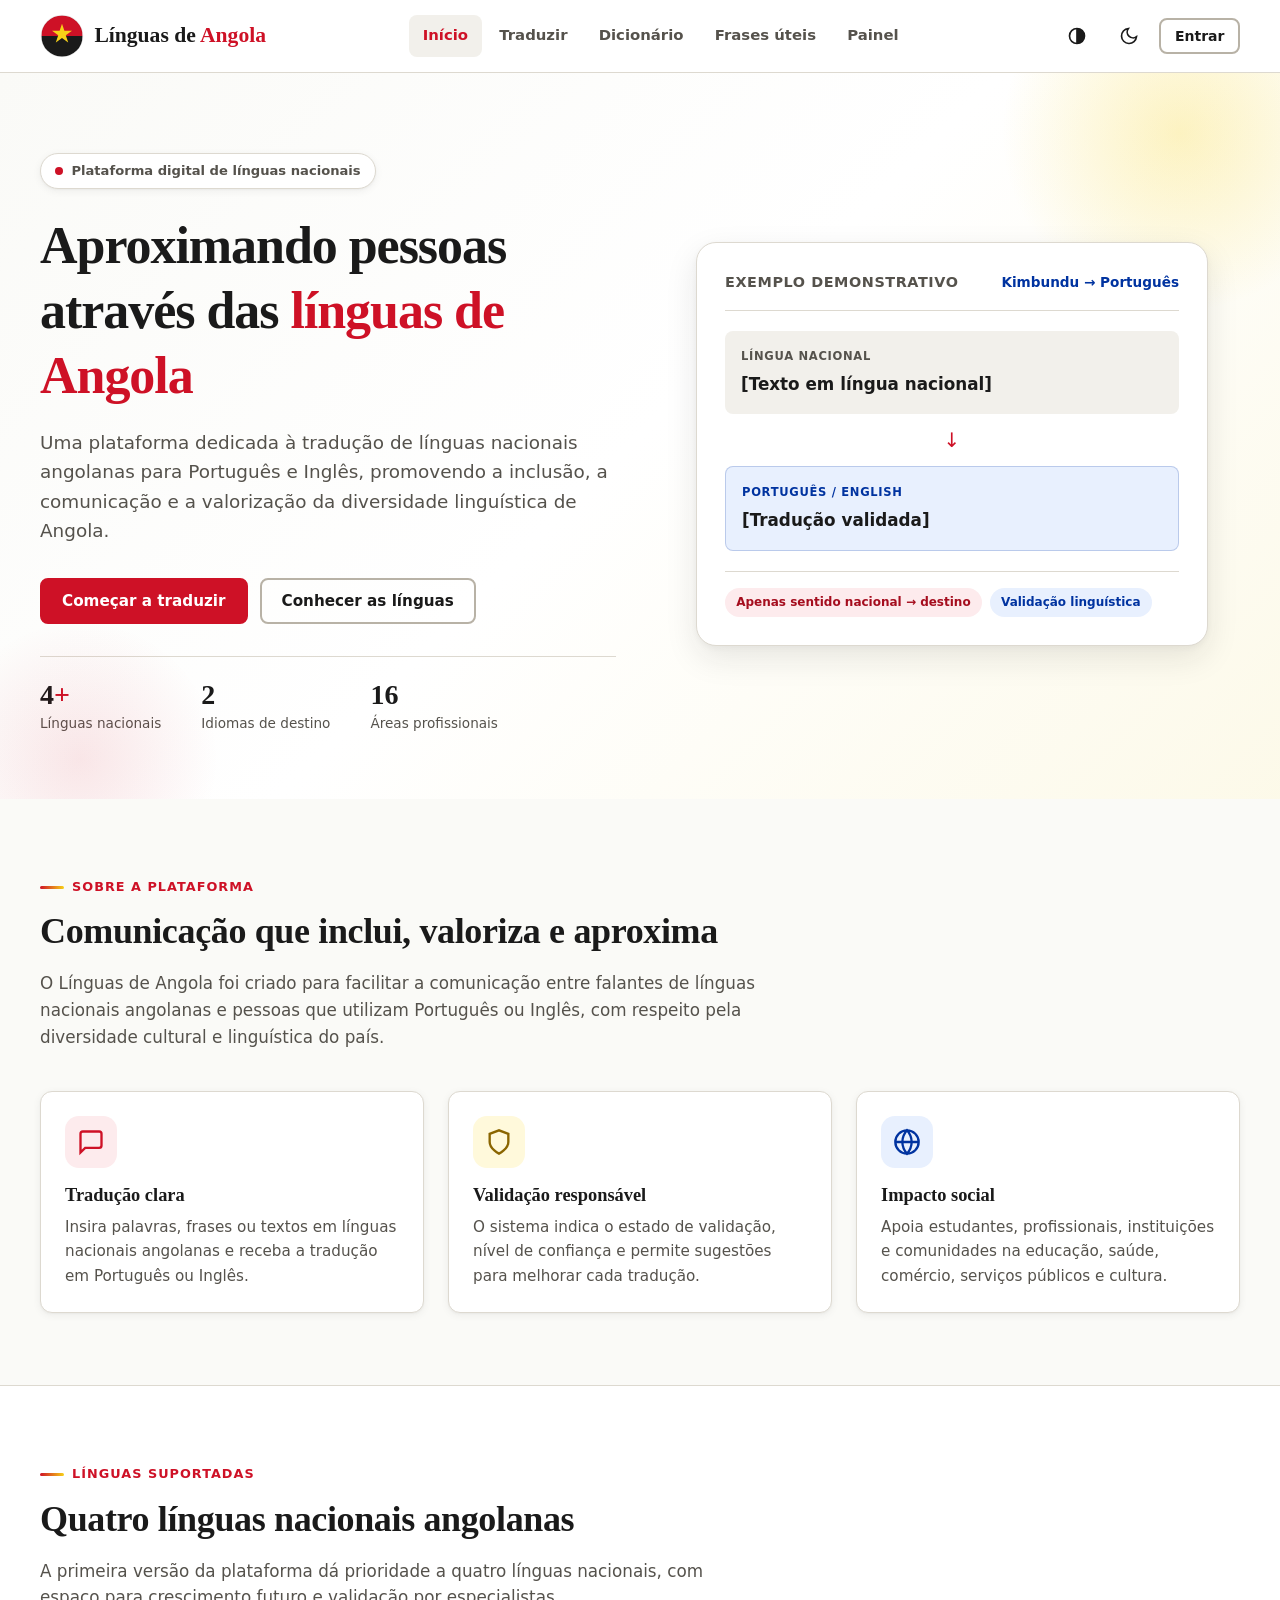
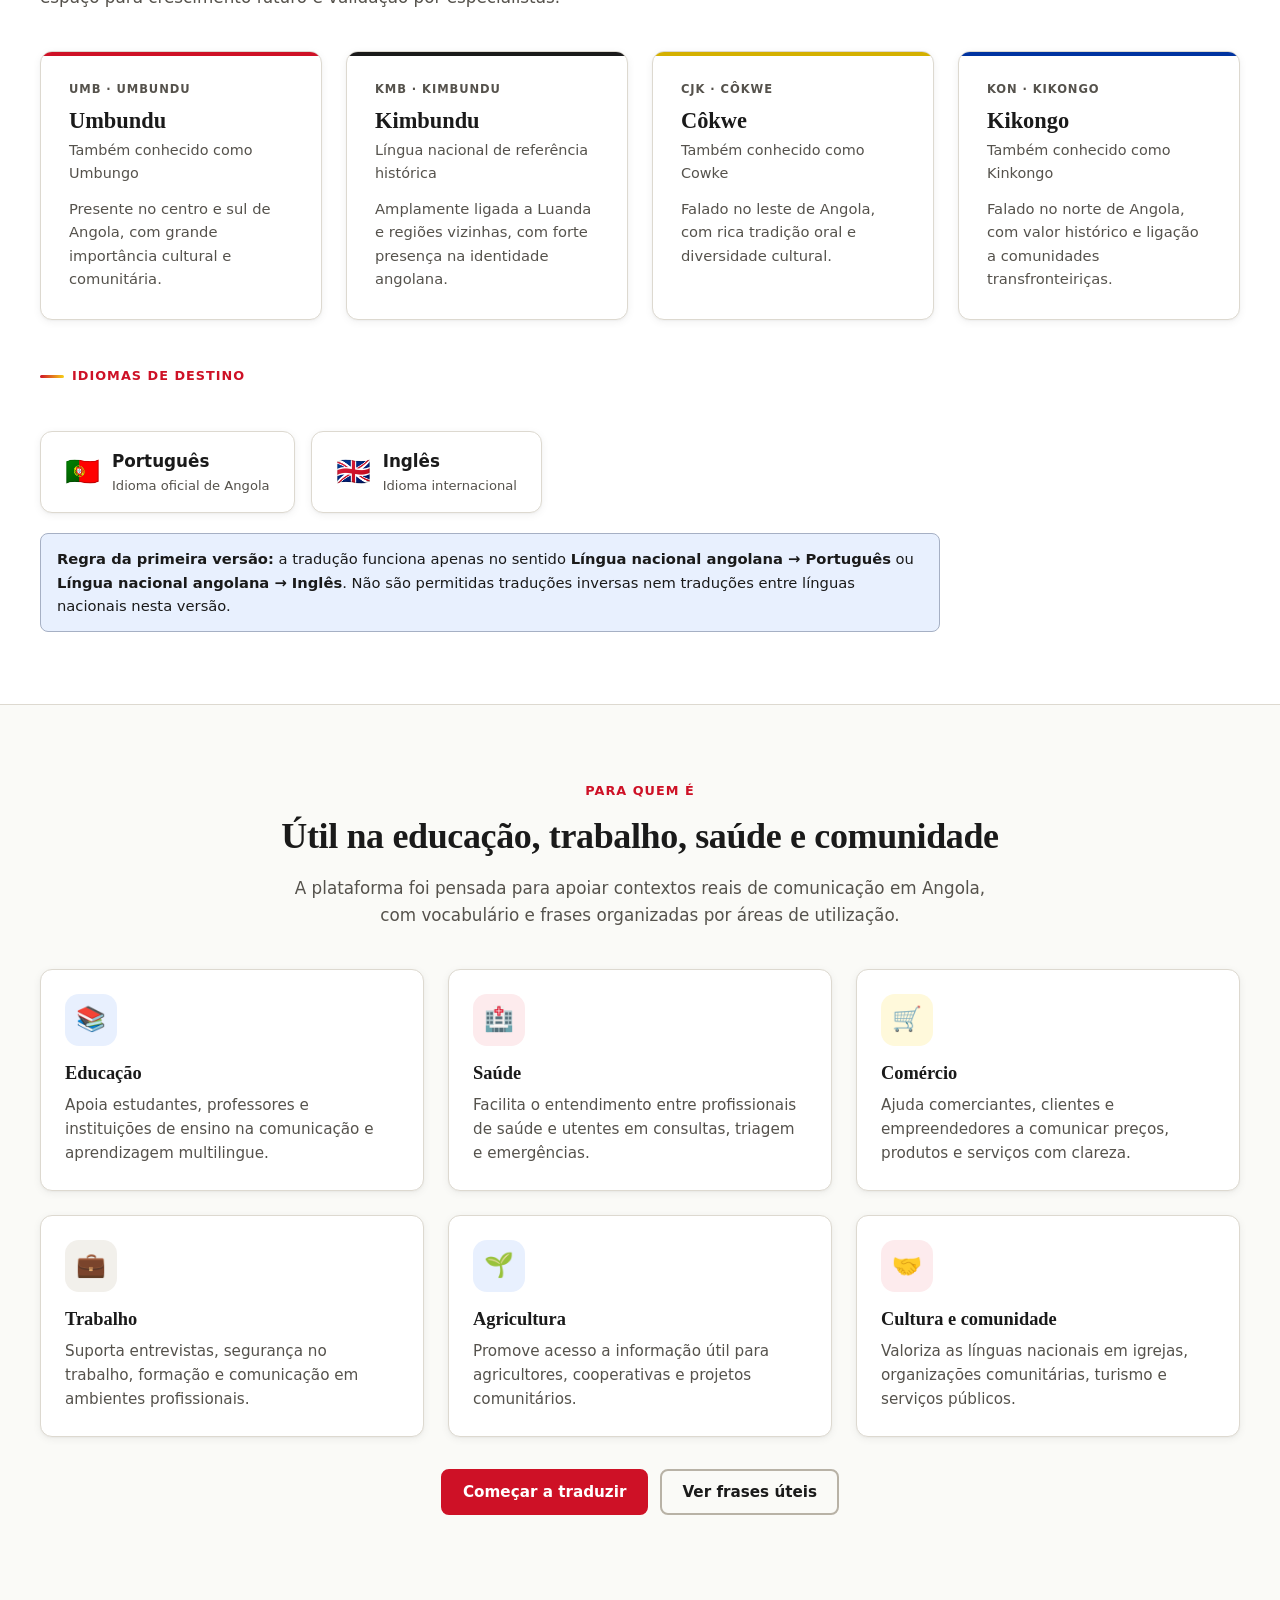
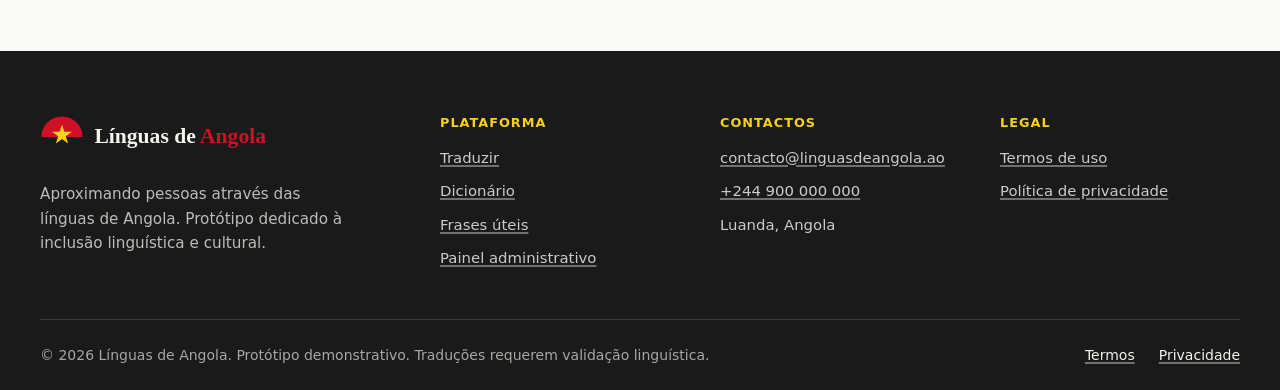
<file: app/index.html>
<!DOCTYPE html>
<html lang="pt-AO">
<head>
  <meta charset="utf-8">
  <meta name="viewport" content="width=device-width, initial-scale=1">
  <meta name="description" content="Línguas de Angola - Plataforma para tradução de línguas nacionais angolanas para Português e Inglês.">
  <meta name="theme-color" content="#CE1126">
  <title>Línguas de Angola — Aproximando pessoas através das línguas de Angola</title>
  <link rel="stylesheet" href="css/styles.css">
</head>
<body>
  <a class="skip-link" href="#conteudo">Saltar para o conteúdo principal</a>

  <header class="site-header" role="banner">
    <div class="container nav-wrap">
      <a class="brand" href="index.html" aria-label="Línguas de Angola - Página inicial">
        <svg class="brand-mark" viewBox="0 0 64 64" aria-hidden="true" focusable="false">
          <defs>
            <clipPath id="mark-clip"><circle cx="32" cy="32" r="30"/></clipPath>
          </defs>
          <g clip-path="url(#mark-clip)">
            <rect x="2" y="2" width="60" height="30" fill="#CE1126"/>
            <rect x="2" y="32" width="60" height="30" fill="#1A1A1A"/>
            <polygon points="32,14 35.5,24.5 46.5,24.5 37.5,31 41,41.5 32,35 23,41.5 26.5,31 17.5,24.5 28.5,24.5" fill="#F7D117"/>
          </g>
          <circle cx="32" cy="32" r="30" fill="none" stroke="rgba(0,0,0,0.08)" stroke-width="2"/>
        </svg>
        <span class="brand-name">Línguas de <span>Angola</span></span>
      </a>

      <button class="nav-toggle" aria-expanded="false" aria-controls="nav-main" aria-label="Abrir menu de navegação">
        <svg width="24" height="24" viewBox="0 0 24 24" fill="none" stroke="currentColor" stroke-width="2" aria-hidden="true" focusable="false"><path d="M4 7h16M4 12h16M4 17h16"/></svg>
      </button>

      <nav id="nav-main" class="nav-main" aria-label="Navegação principal">
        <a class="nav-link" href="index.html">Início</a>
        <a class="nav-link" href="traducao.html">Traduzir</a>
        <a class="nav-link" href="dicionario.html">Dicionário</a>
        <a class="nav-link" href="frases.html">Frases úteis</a>
        <a class="nav-link" href="painel.html">Painel</a>
      </nav>

      <div class="nav-actions">
        <button class="btn btn-ghost btn-icon contrast-toggle" type="button" aria-pressed="false" title="Ativar alto contraste" aria-label="Alternar alto contraste">
          <svg width="20" height="20" viewBox="0 0 24 24" fill="none" stroke="currentColor" stroke-width="2" aria-hidden="true" focusable="false"><circle cx="12" cy="12" r="9"/><path d="M12 3v18" /><path d="M12 3a9 9 0 0 1 0 18" fill="currentColor" stroke="none"/></svg>
        </button>
        <button class="btn btn-ghost btn-icon theme-toggle" type="button" aria-pressed="false" title="Mudar para tema escuro" aria-label="Alternar tema claro e escuro">
          <svg width="20" height="20" viewBox="0 0 24 24" fill="none" stroke="currentColor" stroke-width="2" aria-hidden="true" focusable="false"><path d="M21 12.79A9 9 0 1 1 11.21 3 7 7 0 0 0 21 12.79z"/></svg>
        </button>
        <a class="btn btn-secondary btn-sm auth-login-link" href="login.html">Entrar</a>
      </div>
    </div>
  </header>

  <main id="conteudo">
    <!-- Hero -->
    <section class="hero" aria-labelledby="hero-title">
      <div class="container hero-grid">
        <div class="hero-content">
          <p class="hero-eyebrow"><span class="dot" aria-hidden="true"></span>Plataforma digital de línguas nacionais</p>
          <h1 id="hero-title">Aproximando pessoas através das <span class="accent">línguas de Angola</span></h1>
          <p class="hero-lead">Uma plataforma dedicada à tradução de línguas nacionais angolanas para Português e Inglês, promovendo a inclusão, a comunicação e a valorização da diversidade linguística de Angola.</p>
          <div class="hero-actions">
            <a class="btn btn-primary" href="traducao.html">Começar a traduzir</a>
            <a class="btn btn-secondary" href="#linguas">Conhecer as línguas</a>
          </div>
          <div class="hero-stats" aria-label="Resumo da plataforma">
            <div class="stat">
              <span class="stat-value">4<span class="unit">+</span></span>
              <span class="stat-label">Línguas nacionais</span>
            </div>
            <div class="stat">
              <span class="stat-value">2</span>
              <span class="stat-label">Idiomas de destino</span>
            </div>
            <div class="stat">
              <span class="stat-value">16</span>
              <span class="stat-label">Áreas profissionais</span>
            </div>
          </div>
        </div>

        <div class="hero-visual" aria-hidden="true">
          <div class="hero-card">
            <div class="hero-card-header">
              <span class="hero-card-title">Exemplo demonstrativo</span>
              <span class="lang-pair">Kimbundu → Português</span>
            </div>
            <div class="translation-demo">
              <div class="demo-row source">
                <div class="demo-lang">Língua nacional</div>
                <div class="demo-text">[Texto em língua nacional]</div>
              </div>
              <div class="demo-arrow">↓</div>
              <div class="demo-row target">
                <div class="demo-lang">Português / English</div>
                <div class="demo-text">[Tradução validada]</div>
              </div>
            </div>
            <div class="hero-card-footer">
              <span class="pill red">Apenas sentido nacional → destino</span>
              <span class="pill blue">Validação linguística</span>
            </div>
          </div>
        </div>
      </div>
    </section>

    <!-- Sobre / Objetivo -->
    <section class="section" aria-labelledby="sobre-title">
      <div class="container">
        <div class="section-header">
          <p class="section-label">Sobre a plataforma</p>
          <h2 id="sobre-title" class="section-title">Comunicação que inclui, valoriza e aproxima</h2>
          <p class="section-subtitle">O Línguas de Angola foi criado para facilitar a comunicação entre falantes de línguas nacionais angolanas e pessoas que utilizam Português ou Inglês, com respeito pela diversidade cultural e linguística do país.</p>
        </div>
        <div class="grid-3">
          <article class="card card-static">
            <div class="card-icon red" aria-hidden="true">
              <svg width="28" height="28" viewBox="0 0 24 24" fill="none" stroke="currentColor" stroke-width="2"><path d="M21 15a2 2 0 0 1-2 2H7l-4 4V5a2 2 0 0 1 2-2h14a2 2 0 0 1 2 2z"/></svg>
            </div>
            <h3>Tradução clara</h3>
            <p>Insira palavras, frases ou textos em línguas nacionais angolanas e receba a tradução em Português ou Inglês.</p>
          </article>
          <article class="card card-static">
            <div class="card-icon yellow" aria-hidden="true">
              <svg width="28" height="28" viewBox="0 0 24 24" fill="none" stroke="currentColor" stroke-width="2"><path d="M12 22s8-4 8-10V5l-8-3-8 3v7c0 6 8 10 8 10z"/></svg>
            </div>
            <h3>Validação responsável</h3>
            <p>O sistema indica o estado de validação, nível de confiança e permite sugestões para melhorar cada tradução.</p>
          </article>
          <article class="card card-static">
            <div class="card-icon blue" aria-hidden="true">
              <svg width="28" height="28" viewBox="0 0 24 24" fill="none" stroke="currentColor" stroke-width="2"><circle cx="12" cy="12" r="10"/><path d="M2 12h20M12 2a15.3 15.3 0 0 1 4 10 15.3 15.3 0 0 1-4 10 15.3 15.3 0 0 1-4-10 15.3 15.3 0 0 1 4-10z"/></svg>
            </div>
            <h3>Impacto social</h3>
            <p>Apoia estudantes, profissionais, instituições e comunidades na educação, saúde, comércio, serviços públicos e cultura.</p>
          </article>
        </div>
      </div>
    </section>

    <!-- Línguas -->
    <section class="section section-alt" id="linguas" aria-labelledby="linguas-title">
      <div class="container">
        <div class="section-header">
          <p class="section-label">Línguas suportadas</p>
          <h2 id="linguas-title" class="section-title">Quatro línguas nacionais angolanas</h2>
          <p class="section-subtitle">A primeira versão da plataforma dá prioridade a quatro línguas nacionais, com espaço para crescimento futuro e validação por especialistas.</p>
        </div>
        <div class="grid-4">
          <article class="card lang-card" style="--accent-color:#CE1126">
            <p class="lang-code">UMB · Umbundu</p>
            <h3>Umbundu</h3>
            <p class="lang-alt">Também conhecido como Umbungo</p>
            <p>Presente no centro e sul de Angola, com grande importância cultural e comunitária.</p>
          </article>
          <article class="card lang-card" style="--accent-color:#1A1A1A">
            <p class="lang-code">KMB · Kimbundu</p>
            <h3>Kimbundu</h3>
            <p class="lang-alt">Língua nacional de referência histórica</p>
            <p>Amplamente ligada a Luanda e regiões vizinhas, com forte presença na identidade angolana.</p>
          </article>
          <article class="card lang-card" style="--accent-color:#D4B000">
            <p class="lang-code">CJK · Côkwe</p>
            <h3>Côkwe</h3>
            <p class="lang-alt">Também conhecido como Cowke</p>
            <p>Falado no leste de Angola, com rica tradição oral e diversidade cultural.</p>
          </article>
          <article class="card lang-card" style="--accent-color:#0033A0">
            <p class="lang-code">KON · Kikongo</p>
            <h3>Kikongo</h3>
            <p class="lang-alt">Também conhecido como Kinkongo</p>
            <p>Falado no norte de Angola, com valor histórico e ligação a comunidades transfronteiriças.</p>
          </article>
        </div>

        <div style="margin-top:2.5rem">
          <p class="section-label">Idiomas de destino</p>
          <div class="dest-strip" role="list" aria-label="Idiomas de destino">
            <div class="dest-badge" role="listitem">
              <span class="flag" aria-hidden="true">🇵🇹</span>
              <div>
                <div class="dest-name">Português</div>
                <div class="dest-note">Idioma oficial de Angola</div>
              </div>
            </div>
            <div class="dest-badge" role="listitem">
              <span class="flag" aria-hidden="true">🇬🇧</span>
              <div>
                <div class="dest-name">Inglês</div>
                <div class="dest-note">Idioma internacional</div>
              </div>
            </div>
          </div>
          <div class="notice notice-info" style="margin-top:1.25rem; max-width: 900px;">
            <strong>Regra da primeira versão:</strong> a tradução funciona apenas no sentido <strong>Língua nacional angolana → Português</strong> ou <strong>Língua nacional angolana → Inglês</strong>. Não são permitidas traduções inversas nem traduções entre línguas nacionais nesta versão.
          </div>
        </div>
      </div>
    </section>

    <!-- Setores -->
    <section class="section" aria-labelledby="setores-title">
      <div class="container">
        <div class="section-header center">
          <p class="section-label">Para quem é</p>
          <h2 id="setores-title" class="section-title">Útil na educação, trabalho, saúde e comunidade</h2>
          <p class="section-subtitle">A plataforma foi pensada para apoiar contextos reais de comunicação em Angola, com vocabulário e frases organizadas por áreas de utilização.</p>
        </div>
        <div class="grid-3">
          <article class="card card-static">
            <div class="card-icon blue" aria-hidden="true">📚</div>
            <h3>Educação</h3>
            <p>Apoia estudantes, professores e instituições de ensino na comunicação e aprendizagem multilingue.</p>
          </article>
          <article class="card card-static">
            <div class="card-icon red" aria-hidden="true">🏥</div>
            <h3>Saúde</h3>
            <p>Facilita o entendimento entre profissionais de saúde e utentes em consultas, triagem e emergências.</p>
          </article>
          <article class="card card-static">
            <div class="card-icon yellow" aria-hidden="true">🛒</div>
            <h3>Comércio</h3>
            <p>Ajuda comerciantes, clientes e empreendedores a comunicar preços, produtos e serviços com clareza.</p>
          </article>
          <article class="card card-static">
            <div class="card-icon black" aria-hidden="true">💼</div>
            <h3>Trabalho</h3>
            <p>Suporta entrevistas, segurança no trabalho, formação e comunicação em ambientes profissionais.</p>
          </article>
          <article class="card card-static">
            <div class="card-icon blue" aria-hidden="true">🌱</div>
            <h3>Agricultura</h3>
            <p>Promove acesso a informação útil para agricultores, cooperativas e projetos comunitários.</p>
          </article>
          <article class="card card-static">
            <div class="card-icon red" aria-hidden="true">🤝</div>
            <h3>Cultura e comunidade</h3>
            <p>Valoriza as línguas nacionais em igrejas, organizações comunitárias, turismo e serviços públicos.</p>
          </article>
        </div>
        <div class="section-cta" style="justify-content:center;">
          <a class="btn btn-primary" href="traducao.html">Começar a traduzir</a>
          <a class="btn btn-secondary" href="frases.html">Ver frases úteis</a>
        </div>
      </div>
    </section>
  </main>

  <footer class="site-footer">
    <div class="container">
      <div class="footer-grid">
        <div class="footer-brand">
          <a class="brand" href="index.html" aria-label="Línguas de Angola - Página inicial">
            <svg class="brand-mark" viewBox="0 0 64 64" aria-hidden="true" focusable="false">
              <g clip-path="url(#mark-clip)">
                <rect x="2" y="2" width="60" height="30" fill="#CE1126"/>
                <rect x="2" y="32" width="60" height="30" fill="#1A1A1A"/>
                <polygon points="32,14 35.5,24.5 46.5,24.5 37.5,31 41,41.5 32,35 23,41.5 26.5,31 17.5,24.5 28.5,24.5" fill="#F7D117"/>
              </g>
            </svg>
            <span class="brand-name">Línguas de <span>Angola</span></span>
          </a>
          <p>Aproximando pessoas através das línguas de Angola. Protótipo dedicado à inclusão linguística e cultural.</p>
        </div>
        <div class="footer-col">
          <h3>Plataforma</h3>
          <ul>
            <li><a href="traducao.html">Traduzir</a></li>
            <li><a href="dicionario.html">Dicionário</a></li>
            <li><a href="frases.html">Frases úteis</a></li>
            <li><a href="painel.html">Painel administrativo</a></li>
          </ul>
        </div>
        <div class="footer-col">
          <h3>Contactos</h3>
          <ul>
            <li><a href="mailto:contacto@linguasdeangola.ao">contacto@linguasdeangola.ao</a></li>
            <li><a href="tel:+244900000000">+244 900 000 000</a></li>
            <li>Luanda, Angola</li>
          </ul>
        </div>
        <div class="footer-col">
          <h3>Legal</h3>
          <ul>
            <li><a href="termos.html">Termos de uso</a></li>
            <li><a href="privacidade.html">Política de privacidade</a></li>
          </ul>
        </div>
      </div>
      <div class="footer-bottom">
        <p>© 2026 Línguas de Angola. Protótipo demonstrativo. Traduções requerem validação linguística.</p>
        <div class="footer-bottom-links">
          <a href="termos.html">Termos</a>
          <a href="privacidade.html">Privacidade</a>
        </div>
      </div>
    </div>
  </footer>

  <script src="js/data.js"></script>
  <script src="js/app.js"></script>
</body>
</html>
</file>
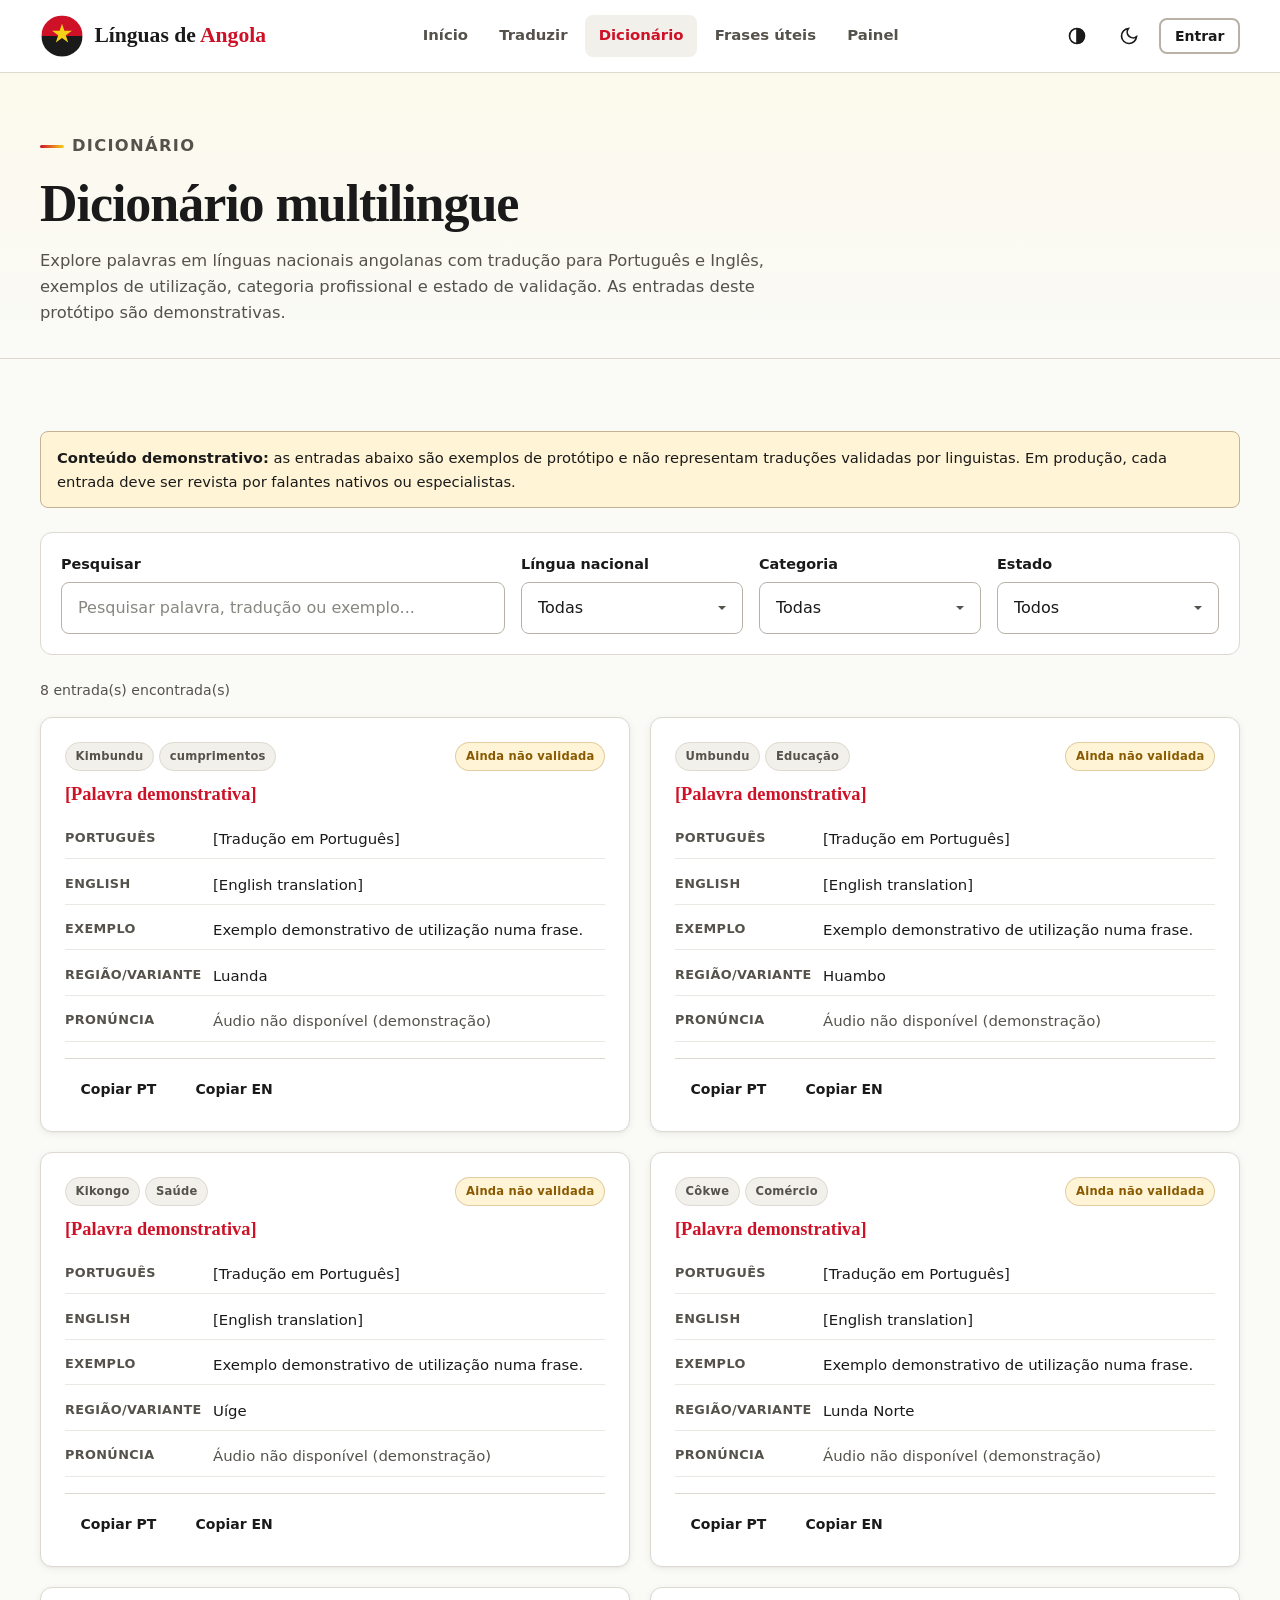
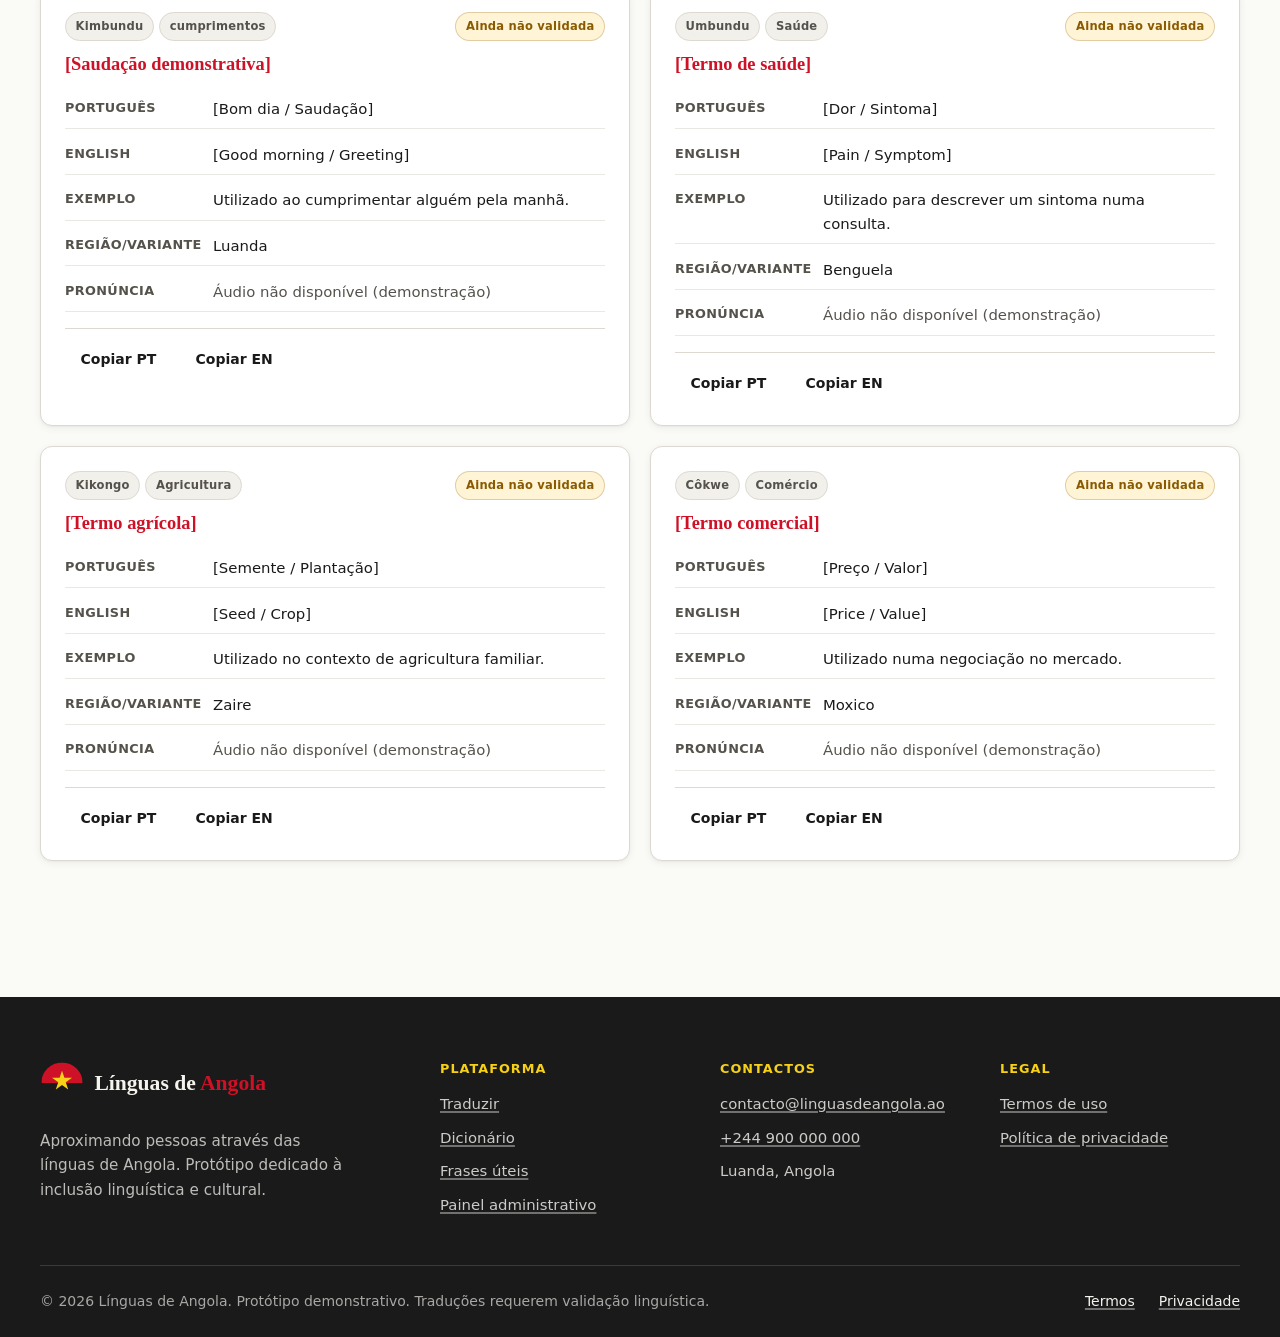
<file: app/dicionario.html>
<!DOCTYPE html>
<html lang="pt-AO">
<head>
  <meta charset="utf-8">
  <meta name="viewport" content="width=device-width, initial-scale=1">
  <meta name="description" content="Dicionário de línguas nacionais angolanas com traduções para Português e Inglês.">
  <title>Dicionário — Línguas de Angola</title>
  <link rel="stylesheet" href="css/styles.css">
</head>
<body>
  <a class="skip-link" href="#conteudo">Saltar para o conteúdo principal</a>
  <header class="site-header" role="banner">
    <div class="container nav-wrap">
      <a class="brand" href="index.html" aria-label="Línguas de Angola - Página inicial">
        <svg class="brand-mark" viewBox="0 0 64 64" aria-hidden="true" focusable="false"><defs><clipPath id="mark-clip"><circle cx="32" cy="32" r="30"/></clipPath></defs><g clip-path="url(#mark-clip)"><rect x="2" y="2" width="60" height="30" fill="#CE1126"/><rect x="2" y="32" width="60" height="30" fill="#1A1A1A"/><polygon points="32,14 35.5,24.5 46.5,24.5 37.5,31 41,41.5 32,35 23,41.5 26.5,31 17.5,24.5 28.5,24.5" fill="#F7D117"/></g></svg>
        <span class="brand-name">Línguas de <span>Angola</span></span>
      </a>
      <button class="nav-toggle" aria-expanded="false" aria-controls="nav-main" aria-label="Abrir menu de navegação"><svg width="24" height="24" viewBox="0 0 24 24" fill="none" stroke="currentColor" stroke-width="2" aria-hidden="true"><path d="M4 7h16M4 12h16M4 17h16"/></svg></button>
      <nav id="nav-main" class="nav-main" aria-label="Navegação principal">
        <a class="nav-link" href="index.html">Início</a><a class="nav-link" href="traducao.html">Traduzir</a><a class="nav-link" href="dicionario.html">Dicionário</a><a class="nav-link" href="frases.html">Frases úteis</a><a class="nav-link" href="painel.html">Painel</a>
      </nav>
      <div class="nav-actions">
        <button class="btn btn-ghost btn-icon contrast-toggle" type="button" aria-pressed="false" title="Ativar alto contraste" aria-label="Alternar alto contraste"><svg width="20" height="20" viewBox="0 0 24 24" fill="none" stroke="currentColor" stroke-width="2" aria-hidden="true"><circle cx="12" cy="12" r="9"/><path d="M12 3v18"/><path d="M12 3a9 9 0 0 1 0 18" fill="currentColor" stroke="none"/></svg></button>
        <button class="btn btn-ghost btn-icon theme-toggle" type="button" aria-pressed="false" title="Mudar para tema escuro" aria-label="Alternar tema claro e escuro"><svg width="20" height="20" viewBox="0 0 24 24" fill="none" stroke="currentColor" stroke-width="2" aria-hidden="true"><path d="M21 12.79A9 9 0 1 1 11.21 3 7 7 0 0 0 21 12.79z"/></svg></button>
        <a class="btn btn-secondary btn-sm auth-login-link" href="login.html">Entrar</a>
      </div>
    </div>
  </header>
  <main id="conteudo">
    <section class="page-hero" aria-labelledby="page-title">
      <div class="container">
        <p class="section-label">Dicionário</p>
        <h1 id="page-title">Dicionário multilingue</h1>
        <p>Explore palavras em línguas nacionais angolanas com tradução para Português e Inglês, exemplos de utilização, categoria profissional e estado de validação. As entradas deste protótipo são demonstrativas.</p>
      </div>
    </section>
    <section class="section">
      <div class="container">
        <div class="notice notice-warning" style="margin-bottom:1.5rem;" role="note">
          <strong>Conteúdo demonstrativo:</strong> as entradas abaixo são exemplos de protótipo e não representam traduções validadas por linguistas. Em produção, cada entrada deve ser revista por falantes nativos ou especialistas.
        </div>
        <div class="filters-bar" aria-label="Filtros do dicionário">
          <div class="field">
            <label for="dict-search">Pesquisar</label>
            <input id="dict-search" class="input" type="search" placeholder="Pesquisar palavra, tradução ou exemplo...">
          </div>
          <div class="field">
            <label for="dict-lang">Língua nacional</label>
            <select id="dict-lang" class="input">
              <option value="">Todas</option>
              <option value="umbundu">Umbundu</option>
              <option value="kimbundu">Kimbundu</option>
              <option value="cokwe">Côkwe</option>
              <option value="kikongo">Kikongo</option>
            </select>
          </div>
          <div class="field">
            <label for="dict-category">Categoria</label>
            <select id="dict-category" class="input">
              <option value="">Todas</option>
              <option value="educacao">Educação</option><option value="saude">Saúde</option><option value="agricultura">Agricultura</option><option value="comercio">Comércio</option><option value="construcao">Construção civil</option><option value="transportes">Transportes</option><option value="hotelaria">Hotelaria e turismo</option><option value="justica">Justiça</option><option value="administracao">Administração pública</option><option value="tecnologia">Tecnologia</option><option value="financas">Finanças</option><option value="comunicacao">Comunicação social</option><option value="seguranca">Segurança no trabalho</option><option value="comunitarias">Organizações comunitárias</option><option value="igrejas">Igrejas</option><option value="humanitario">Trabalho humanitário</option><option value="cumprimentos">Cumprimentos</option>
            </select>
          </div>
          <div class="field">
            <label for="dict-status">Estado</label>
            <select id="dict-status" class="input">
              <option value="">Todos</option>
              <option value="validated">Validada</option>
              <option value="pending">Ainda não validada</option>
            </select>
          </div>
        </div>
        <p id="dict-count" class="results-count" aria-live="polite"></p>
        <div id="dictionary-list" class="dict-grid" aria-live="polite"></div>
      </div>
    </section>
  </main>
  <footer class="site-footer">
    <div class="container">
      <div class="footer-grid">
        <div class="footer-brand"><a class="brand" href="index.html"><svg class="brand-mark" viewBox="0 0 64 64" aria-hidden="true" focusable="false"><g clip-path="url(#mark-clip)"><rect x="2" y="2" width="60" height="30" fill="#CE1126"/><rect x="2" y="32" width="60" height="30" fill="#1A1A1A"/><polygon points="32,14 35.5,24.5 46.5,24.5 37.5,31 41,41.5 32,35 23,41.5 26.5,31 17.5,24.5 28.5,24.5" fill="#F7D117"/></g></svg><span class="brand-name">Línguas de <span>Angola</span></span></a><p>Aproximando pessoas através das línguas de Angola. Protótipo dedicado à inclusão linguística e cultural.</p></div>
        <div class="footer-col"><h3>Plataforma</h3><ul><li><a href="traducao.html">Traduzir</a></li><li><a href="dicionario.html">Dicionário</a></li><li><a href="frases.html">Frases úteis</a></li><li><a href="painel.html">Painel administrativo</a></li></ul></div>
        <div class="footer-col"><h3>Contactos</h3><ul><li><a href="mailto:contacto@linguasdeangola.ao">contacto@linguasdeangola.ao</a></li><li><a href="tel:+244900000000">+244 900 000 000</a></li><li>Luanda, Angola</li></ul></div>
        <div class="footer-col"><h3>Legal</h3><ul><li><a href="termos.html">Termos de uso</a></li><li><a href="privacidade.html">Política de privacidade</a></li></ul></div>
      </div>
      <div class="footer-bottom"><p>© 2026 Línguas de Angola. Protótipo demonstrativo. Traduções requerem validação linguística.</p><div class="footer-bottom-links"><a href="termos.html">Termos</a><a href="privacidade.html">Privacidade</a></div></div>
    </div>
  </footer>
  <script src="js/data.js"></script>
  <script src="js/app.js"></script>
</body>
</html>
</file>
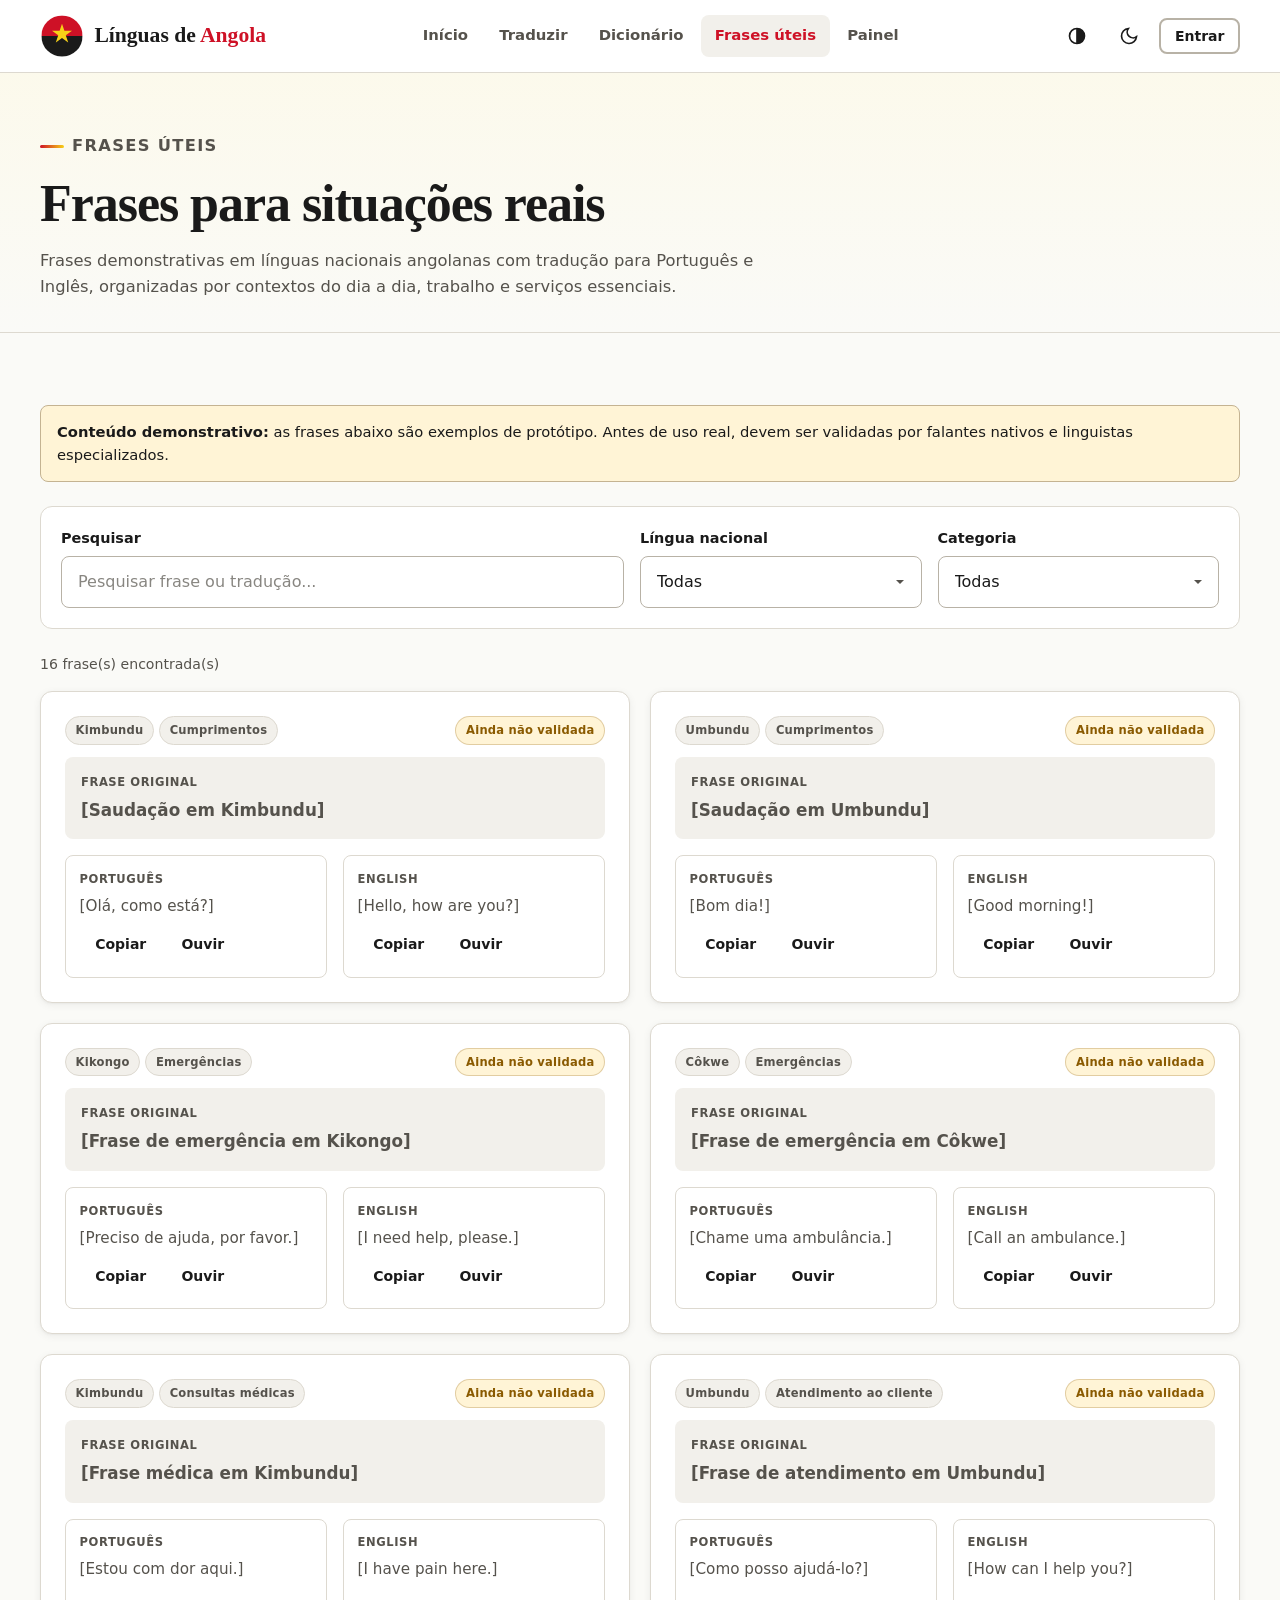
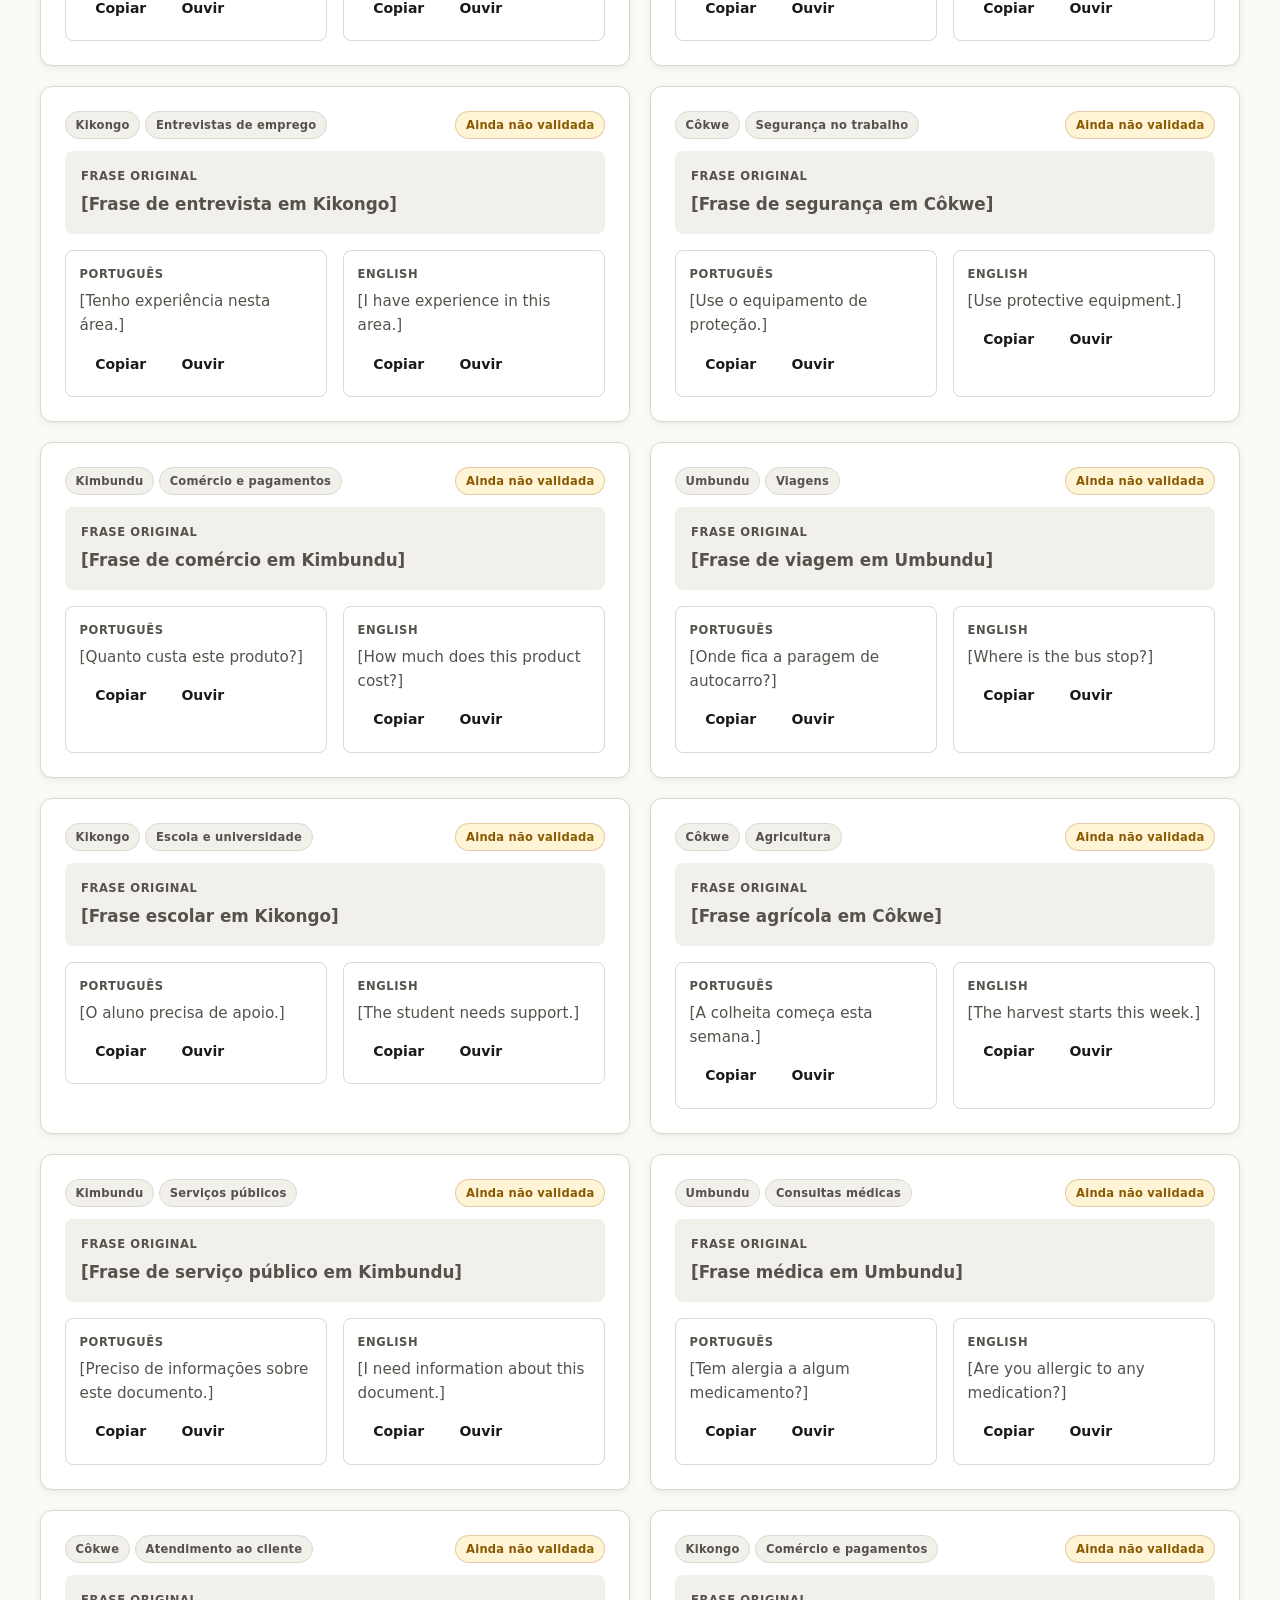
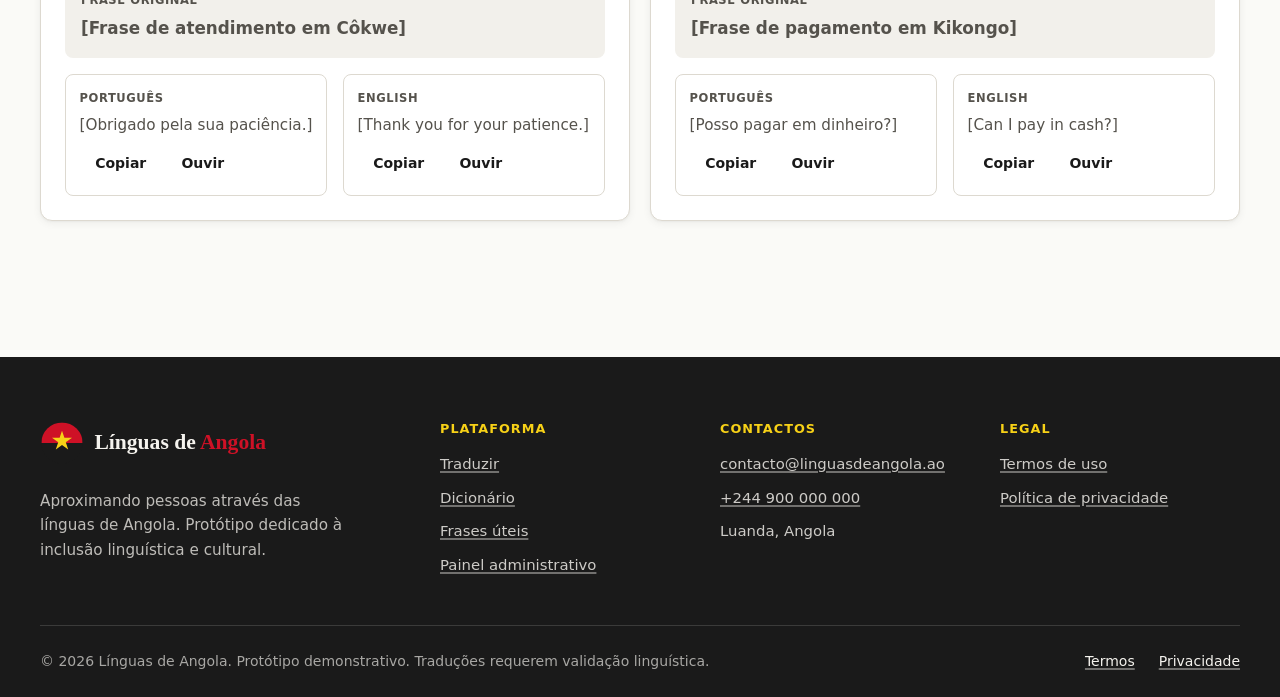
<file: app/frases.html>
<!DOCTYPE html>
<html lang="pt-AO">
<head>
  <meta charset="utf-8">
  <meta name="viewport" content="width=device-width, initial-scale=1">
  <meta name="description" content="Frases úteis em línguas nacionais angolanas com tradução para Português e Inglês.">
  <title>Frases úteis — Línguas de Angola</title>
  <link rel="stylesheet" href="css/styles.css">
</head>
<body>
  <a class="skip-link" href="#conteudo">Saltar para o conteúdo principal</a>
  <header class="site-header" role="banner">
    <div class="container nav-wrap">
      <a class="brand" href="index.html" aria-label="Línguas de Angola - Página inicial">
        <svg class="brand-mark" viewBox="0 0 64 64" aria-hidden="true" focusable="false"><defs><clipPath id="mark-clip"><circle cx="32" cy="32" r="30"/></clipPath></defs><g clip-path="url(#mark-clip)"><rect x="2" y="2" width="60" height="30" fill="#CE1126"/><rect x="2" y="32" width="60" height="30" fill="#1A1A1A"/><polygon points="32,14 35.5,24.5 46.5,24.5 37.5,31 41,41.5 32,35 23,41.5 26.5,31 17.5,24.5 28.5,24.5" fill="#F7D117"/></g></svg>
        <span class="brand-name">Línguas de <span>Angola</span></span>
      </a>
      <button class="nav-toggle" aria-expanded="false" aria-controls="nav-main" aria-label="Abrir menu de navegação"><svg width="24" height="24" viewBox="0 0 24 24" fill="none" stroke="currentColor" stroke-width="2" aria-hidden="true"><path d="M4 7h16M4 12h16M4 17h16"/></svg></button>
      <nav id="nav-main" class="nav-main" aria-label="Navegação principal">
        <a class="nav-link" href="index.html">Início</a><a class="nav-link" href="traducao.html">Traduzir</a><a class="nav-link" href="dicionario.html">Dicionário</a><a class="nav-link" href="frases.html">Frases úteis</a><a class="nav-link" href="painel.html">Painel</a>
      </nav>
      <div class="nav-actions">
        <button class="btn btn-ghost btn-icon contrast-toggle" type="button" aria-pressed="false" aria-label="Alternar alto contraste"><svg width="20" height="20" viewBox="0 0 24 24" fill="none" stroke="currentColor" stroke-width="2" aria-hidden="true"><circle cx="12" cy="12" r="9"/><path d="M12 3v18"/><path d="M12 3a9 9 0 0 1 0 18" fill="currentColor" stroke="none"/></svg></button>
        <button class="btn btn-ghost btn-icon theme-toggle" type="button" aria-pressed="false" aria-label="Alternar tema claro e escuro"><svg width="20" height="20" viewBox="0 0 24 24" fill="none" stroke="currentColor" stroke-width="2" aria-hidden="true"><path d="M21 12.79A9 9 0 1 1 11.21 3 7 7 0 0 0 21 12.79z"/></svg></button>
        <a class="btn btn-secondary btn-sm auth-login-link" href="login.html">Entrar</a>
      </div>
    </div>
  </header>
  <main id="conteudo">
    <section class="page-hero" aria-labelledby="page-title">
      <div class="container">
        <p class="section-label">Frases úteis</p>
        <h1 id="page-title">Frases para situações reais</h1>
        <p>Frases demonstrativas em línguas nacionais angolanas com tradução para Português e Inglês, organizadas por contextos do dia a dia, trabalho e serviços essenciais.</p>
      </div>
    </section>
    <section class="section">
      <div class="container">
        <div class="notice notice-warning" style="margin-bottom:1.5rem;" role="note">
          <strong>Conteúdo demonstrativo:</strong> as frases abaixo são exemplos de protótipo. Antes de uso real, devem ser validadas por falantes nativos e linguistas especializados.
        </div>
        <div class="filters-bar" style="grid-template-columns: 2fr 1fr 1fr;" aria-label="Filtros de frases">
          <div class="field">
            <label for="phrase-search">Pesquisar</label>
            <input id="phrase-search" class="input" type="search" placeholder="Pesquisar frase ou tradução...">
          </div>
          <div class="field">
            <label for="phrase-lang">Língua nacional</label>
            <select id="phrase-lang" class="input">
              <option value="">Todas</option>
              <option value="umbundu">Umbundu</option>
              <option value="kimbundu">Kimbundu</option>
              <option value="cokwe">Côkwe</option>
              <option value="kikongo">Kikongo</option>
            </select>
          </div>
          <div class="field">
            <label for="phrase-category">Categoria</label>
            <select id="phrase-category" class="input">
              <option value="">Todas</option>
              <option value="cumprimentos">Cumprimentos</option>
              <option value="emergencias">Emergências</option>
              <option value="consultas">Consultas médicas</option>
              <option value="atendimento">Atendimento ao cliente</option>
              <option value="entrevistas">Entrevistas de emprego</option>
              <option value="seguranca-trabalho">Segurança no trabalho</option>
              <option value="comercio-pagamentos">Comércio e pagamentos</option>
              <option value="viagens">Viagens</option>
              <option value="escola">Escola e universidade</option>
              <option value="agricultura-frases">Agricultura</option>
              <option value="servicos-publicos">Serviços públicos</option>
            </select>
          </div>
        </div>
        <p id="phrase-count" class="results-count" aria-live="polite"></p>
        <div id="phrases-list" class="phrase-grid" aria-live="polite"></div>
      </div>
    </section>
  </main>
  <footer class="site-footer">
    <div class="container">
      <div class="footer-grid">
        <div class="footer-brand"><a class="brand" href="index.html"><svg class="brand-mark" viewBox="0 0 64 64" aria-hidden="true" focusable="false"><g clip-path="url(#mark-clip)"><rect x="2" y="2" width="60" height="30" fill="#CE1126"/><rect x="2" y="32" width="60" height="30" fill="#1A1A1A"/><polygon points="32,14 35.5,24.5 46.5,24.5 37.5,31 41,41.5 32,35 23,41.5 26.5,31 17.5,24.5 28.5,24.5" fill="#F7D117"/></g></svg><span class="brand-name">Línguas de <span>Angola</span></span></a><p>Aproximando pessoas através das línguas de Angola. Protótipo dedicado à inclusão linguística e cultural.</p></div>
        <div class="footer-col"><h3>Plataforma</h3><ul><li><a href="traducao.html">Traduzir</a></li><li><a href="dicionario.html">Dicionário</a></li><li><a href="frases.html">Frases úteis</a></li><li><a href="painel.html">Painel administrativo</a></li></ul></div>
        <div class="footer-col"><h3>Contactos</h3><ul><li><a href="mailto:contacto@linguasdeangola.ao">contacto@linguasdeangola.ao</a></li><li><a href="tel:+244900000000">+244 900 000 000</a></li><li>Luanda, Angola</li></ul></div>
        <div class="footer-col"><h3>Legal</h3><ul><li><a href="termos.html">Termos de uso</a></li><li><a href="privacidade.html">Política de privacidade</a></li></ul></div>
      </div>
      <div class="footer-bottom"><p>© 2026 Línguas de Angola. Protótipo demonstrativo. Traduções requerem validação linguística.</p><div class="footer-bottom-links"><a href="termos.html">Termos</a><a href="privacidade.html">Privacidade</a></div></div>
    </div>
  </footer>
  <script src="js/data.js"></script>
  <script src="js/app.js"></script>
</body>
</html>
</file>
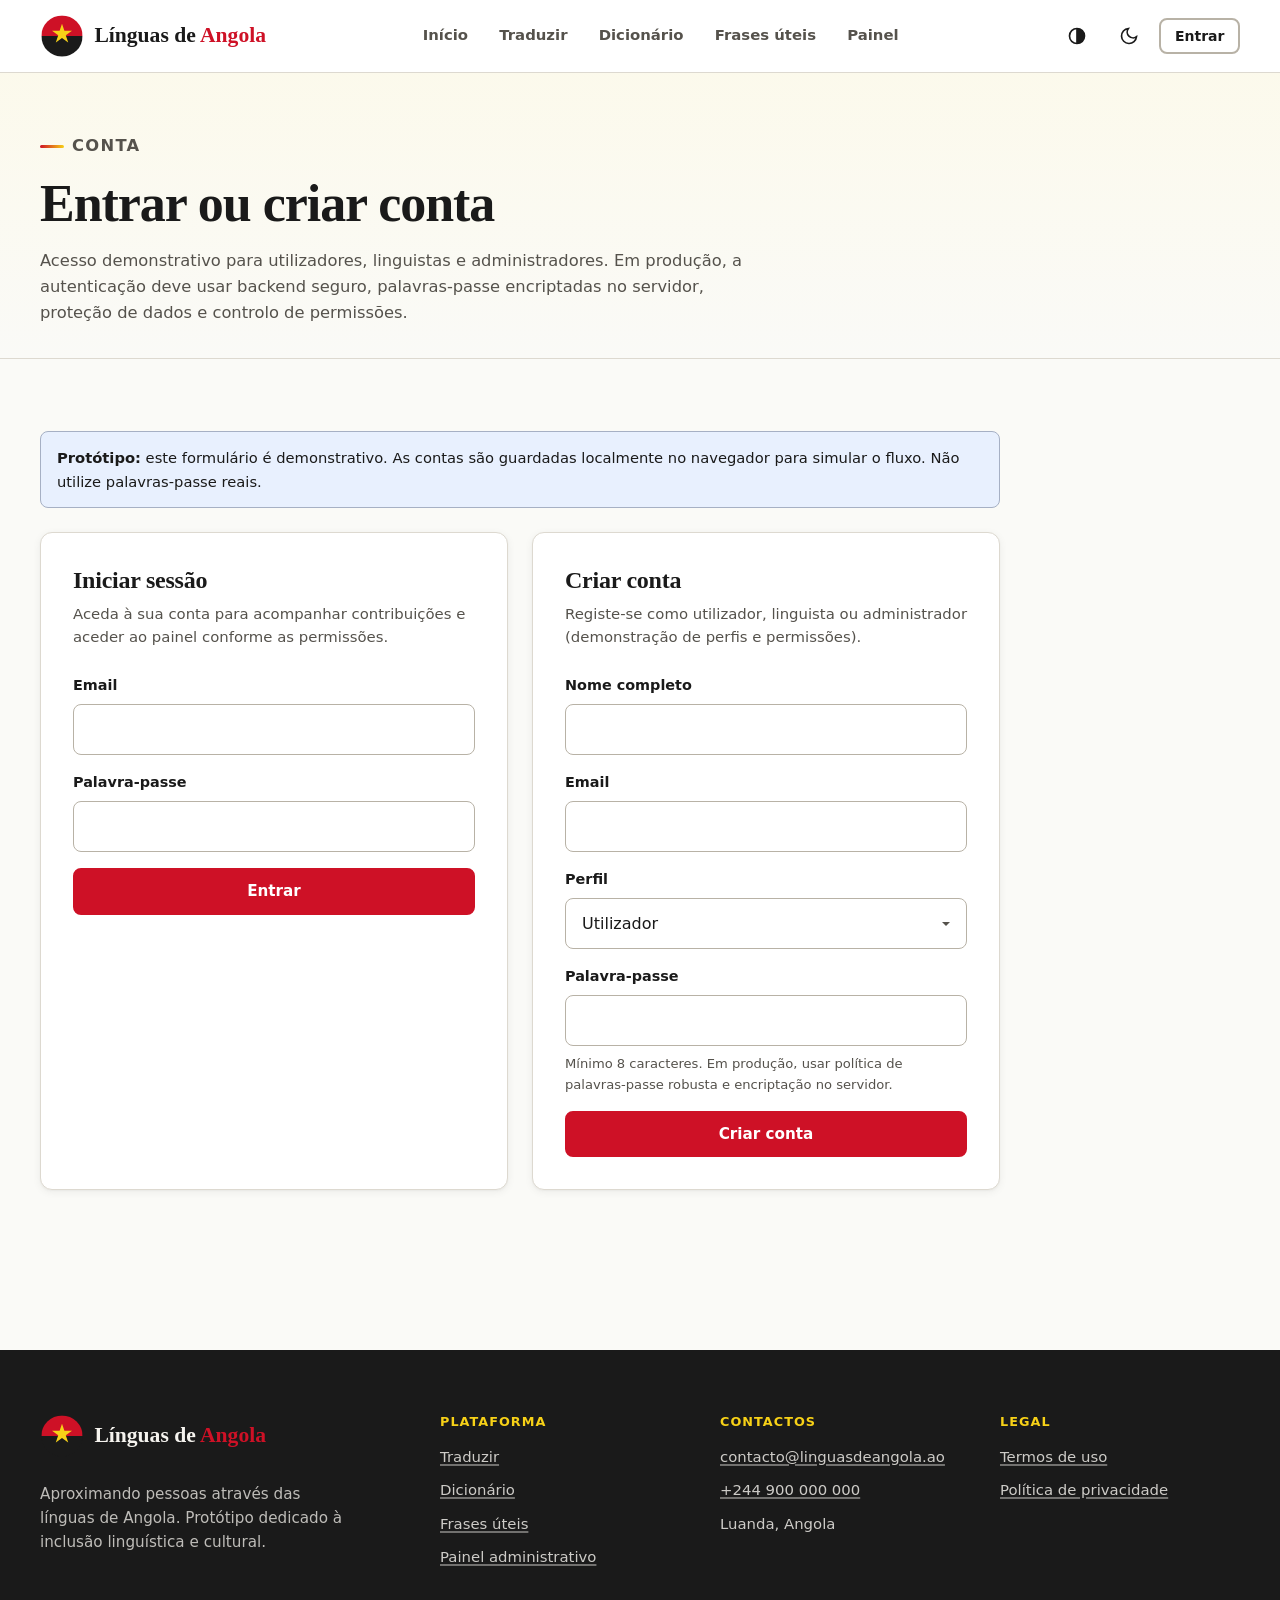
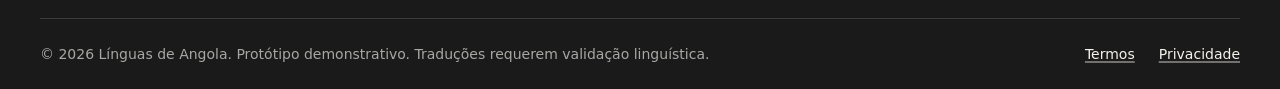
<file: app/login.html>
<!DOCTYPE html>
<html lang="pt-AO">
<head>
  <meta charset="utf-8">
  <meta name="viewport" content="width=device-width, initial-scale=1">
  <meta name="description" content="Entrar ou criar conta na plataforma Línguas de Angola.">
  <title>Conta — Línguas de Angola</title>
  <link rel="stylesheet" href="css/styles.css">
</head>
<body>
  <a class="skip-link" href="#conteudo">Saltar para o conteúdo principal</a>
  <header class="site-header" role="banner">
    <div class="container nav-wrap">
      <a class="brand" href="index.html" aria-label="Línguas de Angola - Página inicial">
        <svg class="brand-mark" viewBox="0 0 64 64" aria-hidden="true" focusable="false"><defs><clipPath id="mark-clip"><circle cx="32" cy="32" r="30"/></clipPath></defs><g clip-path="url(#mark-clip)"><rect x="2" y="2" width="60" height="30" fill="#CE1126"/><rect x="2" y="32" width="60" height="30" fill="#1A1A1A"/><polygon points="32,14 35.5,24.5 46.5,24.5 37.5,31 41,41.5 32,35 23,41.5 26.5,31 17.5,24.5 28.5,24.5" fill="#F7D117"/></g></svg>
        <span class="brand-name">Línguas de <span>Angola</span></span>
      </a>
      <button class="nav-toggle" aria-expanded="false" aria-controls="nav-main" aria-label="Abrir menu de navegação"><svg width="24" height="24" viewBox="0 0 24 24" fill="none" stroke="currentColor" stroke-width="2" aria-hidden="true"><path d="M4 7h16M4 12h16M4 17h16"/></svg></button>
      <nav id="nav-main" class="nav-main" aria-label="Navegação principal">
        <a class="nav-link" href="index.html">Início</a><a class="nav-link" href="traducao.html">Traduzir</a><a class="nav-link" href="dicionario.html">Dicionário</a><a class="nav-link" href="frases.html">Frases úteis</a><a class="nav-link" href="painel.html">Painel</a>
      </nav>
      <div class="nav-actions">
        <button class="btn btn-ghost btn-icon contrast-toggle" type="button" aria-pressed="false" aria-label="Alternar alto contraste"><svg width="20" height="20" viewBox="0 0 24 24" fill="none" stroke="currentColor" stroke-width="2" aria-hidden="true"><circle cx="12" cy="12" r="9"/><path d="M12 3v18"/><path d="M12 3a9 9 0 0 1 0 18" fill="currentColor" stroke="none"/></svg></button>
        <button class="btn btn-ghost btn-icon theme-toggle" type="button" aria-pressed="false" aria-label="Alternar tema claro e escuro"><svg width="20" height="20" viewBox="0 0 24 24" fill="none" stroke="currentColor" stroke-width="2" aria-hidden="true"><path d="M21 12.79A9 9 0 1 1 11.21 3 7 7 0 0 0 21 12.79z"/></svg></button>
        <a class="btn btn-secondary btn-sm auth-login-link" href="login.html">Entrar</a>
      </div>
    </div>
  </header>
  <main id="conteudo">
    <section class="page-hero" aria-labelledby="page-title">
      <div class="container">
        <p class="section-label">Conta</p>
        <h1 id="page-title">Entrar ou criar conta</h1>
        <p>Acesso demonstrativo para utilizadores, linguistas e administradores. Em produção, a autenticação deve usar backend seguro, palavras-passe encriptadas no servidor, proteção de dados e controlo de permissões.</p>
      </div>
    </section>
    <section class="section">
      <div class="container">
        <div class="notice notice-info" style="margin-bottom:1.5rem; max-width:960px;">
          <strong>Protótipo:</strong> este formulário é demonstrativo. As contas são guardadas localmente no navegador para simular o fluxo. Não utilize palavras-passe reais.
        </div>
        <div class="auth-grid">
          <article class="panel card-static auth-card">
            <h2>Iniciar sessão</h2>
            <p>Aceda à sua conta para acompanhar contribuições e aceder ao painel conforme as permissões.</p>
            <form id="login-form" class="form-stack" novalidate>
              <div class="field">
                <label for="login-email">Email</label>
                <input id="login-email" class="input" type="email" autocomplete="email" required>
              </div>
              <div class="field">
                <label for="login-password">Palavra-passe</label>
                <input id="login-password" class="input" type="password" autocomplete="current-password" required>
              </div>
              <button type="submit" class="btn btn-primary">Entrar</button>
            </form>
          </article>

          <article class="panel card-static auth-card">
            <h2>Criar conta</h2>
            <p>Registe-se como utilizador, linguista ou administrador (demonstração de perfis e permissões).</p>
            <form id="register-form" class="form-stack" novalidate>
              <div class="field">
                <label for="reg-name">Nome completo</label>
                <input id="reg-name" class="input" type="text" autocomplete="name" required>
              </div>
              <div class="field">
                <label for="reg-email">Email</label>
                <input id="reg-email" class="input" type="email" autocomplete="email" required>
              </div>
              <div class="field">
                <label for="reg-role">Perfil</label>
                <select id="reg-role" class="input">
                  <option value="utilizador">Utilizador</option>
                  <option value="linguista">Linguista</option>
                  <option value="administrador">Administrador</option>
                </select>
              </div>
              <div class="field">
                <label for="reg-password">Palavra-passe</label>
                <input id="reg-password" class="input" type="password" autocomplete="new-password" minlength="8" required aria-describedby="pw-hint">
                <span id="pw-hint" class="field-hint">Mínimo 8 caracteres. Em produção, usar política de palavras-passe robusta e encriptação no servidor.</span>
              </div>
              <button type="submit" class="btn btn-primary">Criar conta</button>
            </form>
          </article>
        </div>
        <div style="margin-top:1.5rem; max-width:960px;">
          <button type="button" class="btn btn-secondary auth-logout-btn" style="display:none;">Terminar sessão</button>
        </div>
      </div>
    </section>
  </main>
  <footer class="site-footer">
    <div class="container">
      <div class="footer-grid">
        <div class="footer-brand"><a class="brand" href="index.html"><svg class="brand-mark" viewBox="0 0 64 64" aria-hidden="true" focusable="false"><g clip-path="url(#mark-clip)"><rect x="2" y="2" width="60" height="30" fill="#CE1126"/><rect x="2" y="32" width="60" height="30" fill="#1A1A1A"/><polygon points="32,14 35.5,24.5 46.5,24.5 37.5,31 41,41.5 32,35 23,41.5 26.5,31 17.5,24.5 28.5,24.5" fill="#F7D117"/></g></svg><span class="brand-name">Línguas de <span>Angola</span></span></a><p>Aproximando pessoas através das línguas de Angola. Protótipo dedicado à inclusão linguística e cultural.</p></div>
        <div class="footer-col"><h3>Plataforma</h3><ul><li><a href="traducao.html">Traduzir</a></li><li><a href="dicionario.html">Dicionário</a></li><li><a href="frases.html">Frases úteis</a></li><li><a href="painel.html">Painel administrativo</a></li></ul></div>
        <div class="footer-col"><h3>Contactos</h3><ul><li><a href="mailto:contacto@linguasdeangola.ao">contacto@linguasdeangola.ao</a></li><li><a href="tel:+244900000000">+244 900 000 000</a></li><li>Luanda, Angola</li></ul></div>
        <div class="footer-col"><h3>Legal</h3><ul><li><a href="termos.html">Termos de uso</a></li><li><a href="privacidade.html">Política de privacidade</a></li></ul></div>
      </div>
      <div class="footer-bottom"><p>© 2026 Línguas de Angola. Protótipo demonstrativo. Traduções requerem validação linguística.</p><div class="footer-bottom-links"><a href="termos.html">Termos</a><a href="privacidade.html">Privacidade</a></div></div>
    </div>
  </footer>
  <script src="js/data.js"></script>
  <script src="js/app.js"></script>
</body>
</html>
</file>
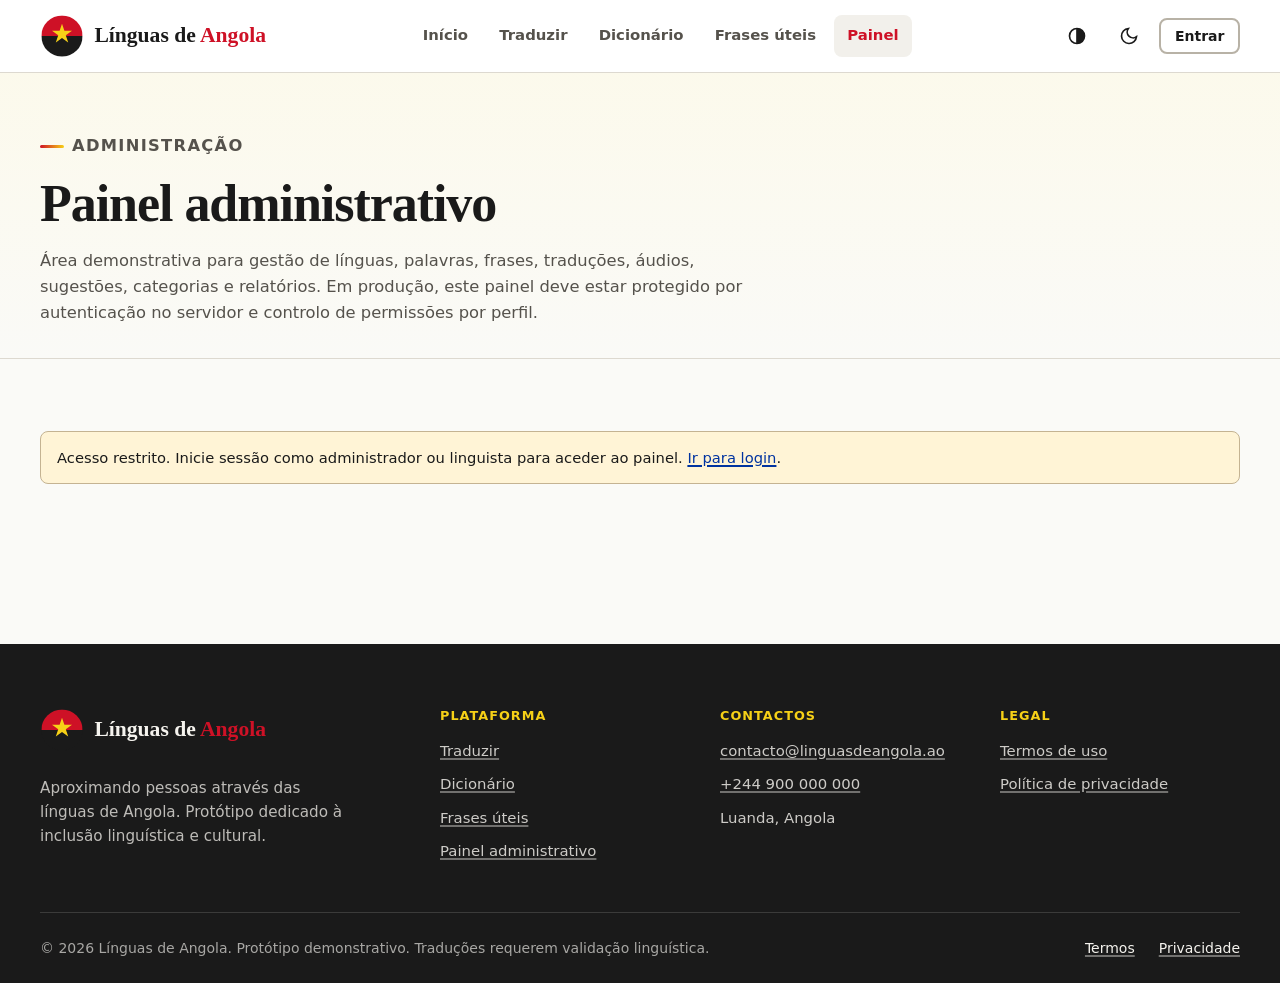
<file: app/painel.html>
<!DOCTYPE html>
<html lang="pt-AO">
<head>
  <meta charset="utf-8">
  <meta name="viewport" content="width=device-width, initial-scale=1">
  <meta name="description" content="Painel administrativo e de validação linguística - Línguas de Angola.">
  <title>Painel administrativo — Línguas de Angola</title>
  <link rel="stylesheet" href="css/styles.css">
</head>
<body>
  <a class="skip-link" href="#conteudo">Saltar para o conteúdo principal</a>
  <header class="site-header" role="banner">
    <div class="container nav-wrap">
      <a class="brand" href="index.html" aria-label="Línguas de Angola - Página inicial">
        <svg class="brand-mark" viewBox="0 0 64 64" aria-hidden="true" focusable="false"><defs><clipPath id="mark-clip"><circle cx="32" cy="32" r="30"/></clipPath></defs><g clip-path="url(#mark-clip)"><rect x="2" y="2" width="60" height="30" fill="#CE1126"/><rect x="2" y="32" width="60" height="30" fill="#1A1A1A"/><polygon points="32,14 35.5,24.5 46.5,24.5 37.5,31 41,41.5 32,35 23,41.5 26.5,31 17.5,24.5 28.5,24.5" fill="#F7D117"/></g></svg>
        <span class="brand-name">Línguas de <span>Angola</span></span>
      </a>
      <button class="nav-toggle" aria-expanded="false" aria-controls="nav-main" aria-label="Abrir menu de navegação"><svg width="24" height="24" viewBox="0 0 24 24" fill="none" stroke="currentColor" stroke-width="2" aria-hidden="true"><path d="M4 7h16M4 12h16M4 17h16"/></svg></button>
      <nav id="nav-main" class="nav-main" aria-label="Navegação principal">
        <a class="nav-link" href="index.html">Início</a><a class="nav-link" href="traducao.html">Traduzir</a><a class="nav-link" href="dicionario.html">Dicionário</a><a class="nav-link" href="frases.html">Frases úteis</a><a class="nav-link" href="painel.html">Painel</a>
      </nav>
      <div class="nav-actions">
        <button class="btn btn-ghost btn-icon contrast-toggle" type="button" aria-pressed="false" aria-label="Alternar alto contraste"><svg width="20" height="20" viewBox="0 0 24 24" fill="none" stroke="currentColor" stroke-width="2" aria-hidden="true"><circle cx="12" cy="12" r="9"/><path d="M12 3v18"/><path d="M12 3a9 9 0 0 1 0 18" fill="currentColor" stroke="none"/></svg></button>
        <button class="btn btn-ghost btn-icon theme-toggle" type="button" aria-pressed="false" aria-label="Alternar tema claro e escuro"><svg width="20" height="20" viewBox="0 0 24 24" fill="none" stroke="currentColor" stroke-width="2" aria-hidden="true"><path d="M21 12.79A9 9 0 1 1 11.21 3 7 7 0 0 0 21 12.79z"/></svg></button>
        <a class="btn btn-secondary btn-sm auth-login-link" href="login.html">Entrar</a>
      </div>
    </div>
  </header>
  <main id="conteudo">
    <section class="page-hero" aria-labelledby="page-title">
      <div class="container">
        <p class="section-label">Administração</p>
        <h1 id="page-title">Painel administrativo</h1>
        <p>Área demonstrativa para gestão de línguas, palavras, frases, traduções, áudios, sugestões, categorias e relatórios. Em produção, este painel deve estar protegido por autenticação no servidor e controlo de permissões por perfil.</p>
      </div>
    </section>

    <section class="section">
      <div class="container" id="admin-panel">
        <div id="admin-gate" style="margin-bottom:1.5rem;"></div>

        <div id="admin-content" style="display:none;">
          <!-- Stats -->
          <div class="stats-grid" aria-label="Estatísticas">
            <div class="stat-card"><div class="stat-value" id="stat-words">0</div><div class="stat-label">Palavras no dicionário</div></div>
            <div class="stat-card"><div class="stat-value" id="stat-phrases">0</div><div class="stat-label">Frases úteis</div></div>
            <div class="stat-card"><div class="stat-value" id="stat-suggestions">0</div><div class="stat-label">Sugestões recebidas</div></div>
            <div class="stat-card"><div class="stat-value" id="stat-history">0</div><div class="stat-label">Traduções no histórico local</div></div>
          </div>

          <div class="admin-grid">
            <!-- Cadastro -->
            <div class="panel card-static admin-section">
              <h3>Cadastro de palavras e traduções</h3>
              <p class="text-muted" style="font-size:0.9rem;margin-bottom:1rem;">Demonstração de gestão de conteúdo. Em produção, os dados devem ser persistidos numa base de dados com auditoria.</p>
              <form id="admin-word-form" class="form-stack">
                <div class="form-row">
                  <div class="field">
                    <label for="aw-lang">Língua nacional</label>
                    <select id="aw-lang" class="input" required>
                      <option value="umbundu">Umbundu</option><option value="kimbundu">Kimbundu</option><option value="cokwe">Côkwe</option><option value="kikongo">Kikongo</option>
                    </select>
                  </div>
                  <div class="field">
                    <label for="aw-category">Categoria</label>
                    <select id="aw-category" class="input">
                      <option value="educacao">Educação</option><option value="saude">Saúde</option><option value="agricultura">Agricultura</option><option value="comercio">Comércio</option><option value="construcao">Construção civil</option><option value="transportes">Transportes</option><option value="hotelaria">Hotelaria e turismo</option><option value="justica">Justiça</option><option value="administracao">Administração pública</option><option value="tecnologia">Tecnologia</option><option value="financas">Finanças</option><option value="comunicacao">Comunicação social</option><option value="seguranca">Segurança no trabalho</option><option value="comunitarias">Organizações comunitárias</option><option value="igrejas">Igrejas</option><option value="humanitario">Trabalho humanitário</option>
                    </select>
                  </div>
                </div>
                <div class="field"><label for="aw-word">Palavra/frase na língua nacional</label><input id="aw-word" class="input" required></div>
                <div class="form-row">
                  <div class="field"><label for="aw-pt">Tradução em Português</label><input id="aw-pt" class="input" required></div>
                  <div class="field"><label for="aw-en">Tradução em Inglês</label><input id="aw-en" class="input" required></div>
                </div>
                <div class="form-row">
                  <div class="field"><label for="aw-region">Região/variante</label><input id="aw-region" class="input" placeholder="Ex.: Huambo"></div>
                  <div class="field">
                    <label for="aw-validated">Estado</label>
                    <select id="aw-validated" class="input"><option value="false">Ainda não validada</option><option value="true">Validada</option></select>
                  </div>
                </div>
                <button type="submit" class="btn btn-primary">Registar entrada</button>
              </form>
            </div>

            <!-- Gestão / Resumo -->
            <div class="panel card-static admin-section">
              <h3>Gestão e controlo</h3>
              <ul class="check-list" style="margin-bottom:1.5rem;">
                <li><span class="check" aria-hidden="true">✓</span><span><strong>Línguas nacionais:</strong> Umbundu, Kimbundu, Côkwe, Kikongo (gestão de variantes e regiões).</span></li>
                <li><span class="check" aria-hidden="true">✓</span><span><strong>Conteúdo:</strong> cadastro de palavras, frases, traduções PT/EN e áudios.</span></li>
                <li><span class="check" aria-hidden="true">✓</span><span><strong>Revisão:</strong> sugestões de utilizadores, aprovação por linguistas e histórico de alterações.</span></li>
                <li><span class="check" aria-hidden="true">✓</span><span><strong>Categorias:</strong> gestão de áreas profissionais e contextos de uso.</span></li>
                <li><span class="check" aria-hidden="true">✓</span><span><strong>Permissões:</strong> perfis de utilizador, linguista e administrador (demonstração).</span></li>
              </ul>
              <h4 style="font-size:0.95rem;margin-bottom:0.75rem;font-family:var(--font-body);">Palavras mais pesquisadas (local)</h4>
              <div id="admin-top-searches"></div>
            </div>
          </div>

          <!-- Tabela de entradas -->
          <div class="admin-section">
            <h3>Entradas registadas (protótipo)</h3>
            <div class="table-wrap">
              <table class="data-table">
                <thead><tr><th>Língua</th><th>Palavra/frase</th><th>Português</th><th>Inglês</th><th>Categoria</th><th>Estado</th><th>Data</th></tr></thead>
                <tbody id="admin-words-body"></tbody>
              </table>
            </div>
          </div>

          <!-- Sugestões -->
          <div class="admin-section">
            <h3>Sugestões dos utilizadores</h3>
            <div id="admin-suggestions" class="history-list"></div>
          </div>

          <!-- Modelo de dados futuro -->
          <div class="admin-section">
            <h3>Estruturas de dados previstas</h3>
            <p class="text-muted" style="margin-bottom:1rem;font-size:0.93rem;">O protótipo prepara o modelo para implementação futura com base de dados e API.</p>
            <div class="tag-list" aria-label="Entidades previstas">
              <span class="tag">Utilizadores</span><span class="tag">Línguas nacionais</span><span class="tag">Variantes regionais</span><span class="tag">Palavras</span><span class="tag">Frases</span><span class="tag">Traduções PT</span><span class="tag">Traduções EN</span><span class="tag">Áudios</span><span class="tag">Categorias profissionais</span><span class="tag">Histórico de traduções</span><span class="tag">Favoritos</span><span class="tag">Sugestões</span><span class="tag">Avaliações</span><span class="tag">Linguistas validadores</span><span class="tag">Histórico de alterações</span>
            </div>
          </div>
        </div>
      </div>
    </section>
  </main>
  <footer class="site-footer">
    <div class="container">
      <div class="footer-grid">
        <div class="footer-brand"><a class="brand" href="index.html"><svg class="brand-mark" viewBox="0 0 64 64" aria-hidden="true" focusable="false"><g clip-path="url(#mark-clip)"><rect x="2" y="2" width="60" height="30" fill="#CE1126"/><rect x="2" y="32" width="60" height="30" fill="#1A1A1A"/><polygon points="32,14 35.5,24.5 46.5,24.5 37.5,31 41,41.5 32,35 23,41.5 26.5,31 17.5,24.5 28.5,24.5" fill="#F7D117"/></g></svg><span class="brand-name">Línguas de <span>Angola</span></span></a><p>Aproximando pessoas através das línguas de Angola. Protótipo dedicado à inclusão linguística e cultural.</p></div>
        <div class="footer-col"><h3>Plataforma</h3><ul><li><a href="traducao.html">Traduzir</a></li><li><a href="dicionario.html">Dicionário</a></li><li><a href="frases.html">Frases úteis</a></li><li><a href="painel.html">Painel administrativo</a></li></ul></div>
        <div class="footer-col"><h3>Contactos</h3><ul><li><a href="mailto:contacto@linguasdeangola.ao">contacto@linguasdeangola.ao</a></li><li><a href="tel:+244900000000">+244 900 000 000</a></li><li>Luanda, Angola</li></ul></div>
        <div class="footer-col"><h3>Legal</h3><ul><li><a href="termos.html">Termos de uso</a></li><li><a href="privacidade.html">Política de privacidade</a></li></ul></div>
      </div>
      <div class="footer-bottom"><p>© 2026 Línguas de Angola. Protótipo demonstrativo. Traduções requerem validação linguística.</p><div class="footer-bottom-links"><a href="termos.html">Termos</a><a href="privacidade.html">Privacidade</a></div></div>
    </div>
  </footer>
  <script src="js/data.js"></script>
  <script src="js/app.js"></script>
</body>
</html>
</file>
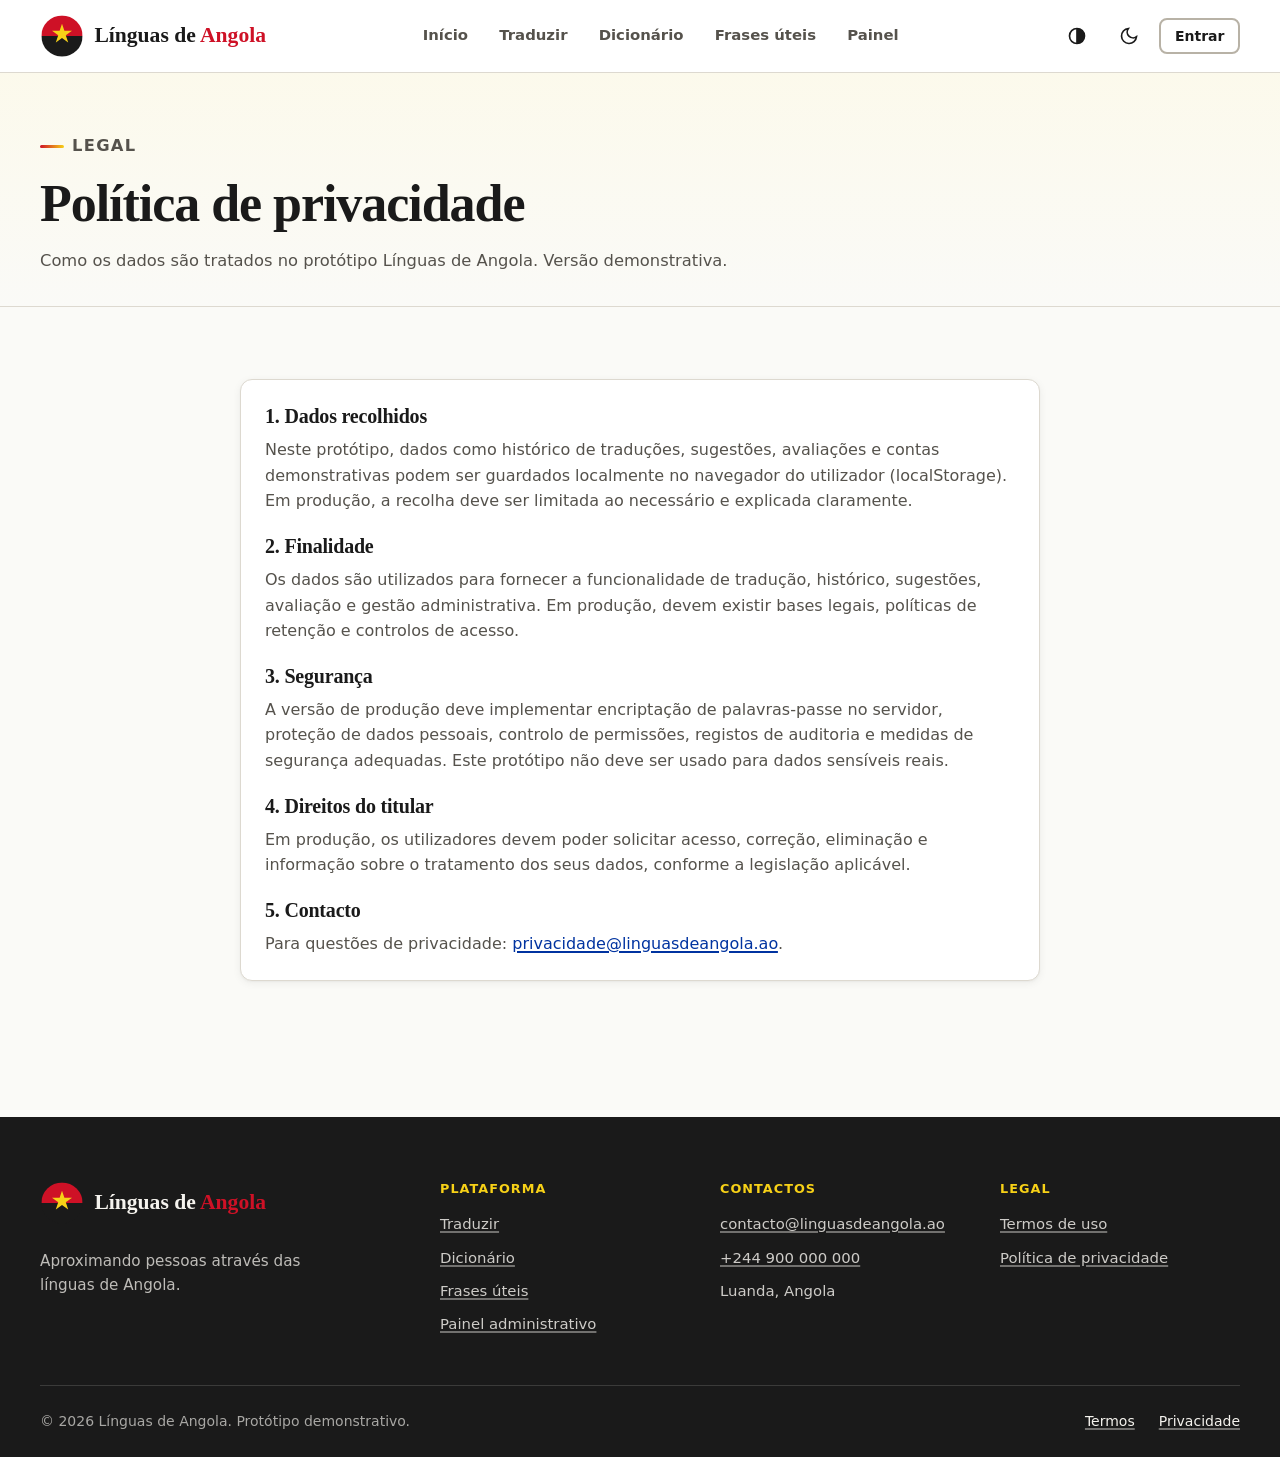
<file: app/privacidade.html>
<!DOCTYPE html>
<html lang="pt-AO">
<head>
  <meta charset="utf-8">
  <meta name="viewport" content="width=device-width, initial-scale=1">
  <title>Política de privacidade — Línguas de Angola</title>
  <link rel="stylesheet" href="css/styles.css">
</head>
<body>
  <a class="skip-link" href="#conteudo">Saltar para o conteúdo principal</a>
  <header class="site-header" role="banner">
    <div class="container nav-wrap">
      <a class="brand" href="index.html" aria-label="Línguas de Angola - Página inicial"><svg class="brand-mark" viewBox="0 0 64 64" aria-hidden="true" focusable="false"><defs><clipPath id="mark-clip"><circle cx="32" cy="32" r="30"/></clipPath></defs><g clip-path="url(#mark-clip)"><rect x="2" y="2" width="60" height="30" fill="#CE1126"/><rect x="2" y="32" width="60" height="30" fill="#1A1A1A"/><polygon points="32,14 35.5,24.5 46.5,24.5 37.5,31 41,41.5 32,35 23,41.5 26.5,31 17.5,24.5 28.5,24.5" fill="#F7D117"/></g></svg><span class="brand-name">Línguas de <span>Angola</span></span></a>
      <button class="nav-toggle" aria-expanded="false" aria-controls="nav-main" aria-label="Abrir menu de navegação"><svg width="24" height="24" viewBox="0 0 24 24" fill="none" stroke="currentColor" stroke-width="2" aria-hidden="true"><path d="M4 7h16M4 12h16M4 17h16"/></svg></button>
      <nav id="nav-main" class="nav-main" aria-label="Navegação principal"><a class="nav-link" href="index.html">Início</a><a class="nav-link" href="traducao.html">Traduzir</a><a class="nav-link" href="dicionario.html">Dicionário</a><a class="nav-link" href="frases.html">Frases úteis</a><a class="nav-link" href="painel.html">Painel</a></nav>
      <div class="nav-actions"><button class="btn btn-ghost btn-icon contrast-toggle" type="button" aria-pressed="false" aria-label="Alternar alto contraste"><svg width="20" height="20" viewBox="0 0 24 24" fill="none" stroke="currentColor" stroke-width="2" aria-hidden="true"><circle cx="12" cy="12" r="9"/><path d="M12 3v18"/><path d="M12 3a9 9 0 0 1 0 18" fill="currentColor" stroke="none"/></svg></button><button class="btn btn-ghost btn-icon theme-toggle" type="button" aria-pressed="false" aria-label="Alternar tema claro e escuro"><svg width="20" height="20" viewBox="0 0 24 24" fill="none" stroke="currentColor" stroke-width="2" aria-hidden="true"><path d="M21 12.79A9 9 0 1 1 11.21 3 7 7 0 0 0 21 12.79z"/></svg></button><a class="btn btn-secondary btn-sm auth-login-link" href="login.html">Entrar</a></div>
    </div>
  </header>
  <main id="conteudo">
    <section class="page-hero"><div class="container"><p class="section-label">Legal</p><h1>Política de privacidade</h1><p>Como os dados são tratados no protótipo Línguas de Angola. Versão demonstrativa.</p></div></section>
    <section class="section"><div class="container" style="max-width:800px;">
      <div class="panel card-static" style="display:grid;gap:1.25rem;">
        <div><h2 style="font-size:1.25rem;margin-bottom:0.5rem;">1. Dados recolhidos</h2><p class="text-muted">Neste protótipo, dados como histórico de traduções, sugestões, avaliações e contas demonstrativas podem ser guardados localmente no navegador do utilizador (localStorage). Em produção, a recolha deve ser limitada ao necessário e explicada claramente.</p></div>
        <div><h2 style="font-size:1.25rem;margin-bottom:0.5rem;">2. Finalidade</h2><p class="text-muted">Os dados são utilizados para fornecer a funcionalidade de tradução, histórico, sugestões, avaliação e gestão administrativa. Em produção, devem existir bases legais, políticas de retenção e controlos de acesso.</p></div>
        <div><h2 style="font-size:1.25rem;margin-bottom:0.5rem;">3. Segurança</h2><p class="text-muted">A versão de produção deve implementar encriptação de palavras-passe no servidor, proteção de dados pessoais, controlo de permissões, registos de auditoria e medidas de segurança adequadas. Este protótipo não deve ser usado para dados sensíveis reais.</p></div>
        <div><h2 style="font-size:1.25rem;margin-bottom:0.5rem;">4. Direitos do titular</h2><p class="text-muted">Em produção, os utilizadores devem poder solicitar acesso, correção, eliminação e informação sobre o tratamento dos seus dados, conforme a legislação aplicável.</p></div>
        <div><h2 style="font-size:1.25rem;margin-bottom:0.5rem;">5. Contacto</h2><p class="text-muted">Para questões de privacidade: <a href="mailto:privacidade@linguasdeangola.ao">privacidade@linguasdeangola.ao</a>.</p></div>
      </div>
    </div></section>
  </main>
  <footer class="site-footer"><div class="container"><div class="footer-grid"><div class="footer-brand"><a class="brand" href="index.html"><svg class="brand-mark" viewBox="0 0 64 64" aria-hidden="true" focusable="false"><g clip-path="url(#mark-clip)"><rect x="2" y="2" width="60" height="30" fill="#CE1126"/><rect x="2" y="32" width="60" height="30" fill="#1A1A1A"/><polygon points="32,14 35.5,24.5 46.5,24.5 37.5,31 41,41.5 32,35 23,41.5 26.5,31 17.5,24.5 28.5,24.5" fill="#F7D117"/></g></svg><span class="brand-name">Línguas de <span>Angola</span></span></a><p>Aproximando pessoas através das línguas de Angola.</p></div><div class="footer-col"><h3>Plataforma</h3><ul><li><a href="traducao.html">Traduzir</a></li><li><a href="dicionario.html">Dicionário</a></li><li><a href="frases.html">Frases úteis</a></li><li><a href="painel.html">Painel administrativo</a></li></ul></div><div class="footer-col"><h3>Contactos</h3><ul><li><a href="mailto:contacto@linguasdeangola.ao">contacto@linguasdeangola.ao</a></li><li><a href="tel:+244900000000">+244 900 000 000</a></li><li>Luanda, Angola</li></ul></div><div class="footer-col"><h3>Legal</h3><ul><li><a href="termos.html">Termos de uso</a></li><li><a href="privacidade.html">Política de privacidade</a></li></ul></div></div><div class="footer-bottom"><p>© 2026 Línguas de Angola. Protótipo demonstrativo.</p><div class="footer-bottom-links"><a href="termos.html">Termos</a><a href="privacidade.html">Privacidade</a></div></div></div></footer>
  <script src="js/data.js"></script><script src="js/app.js"></script>
</body>
</html>
</file>
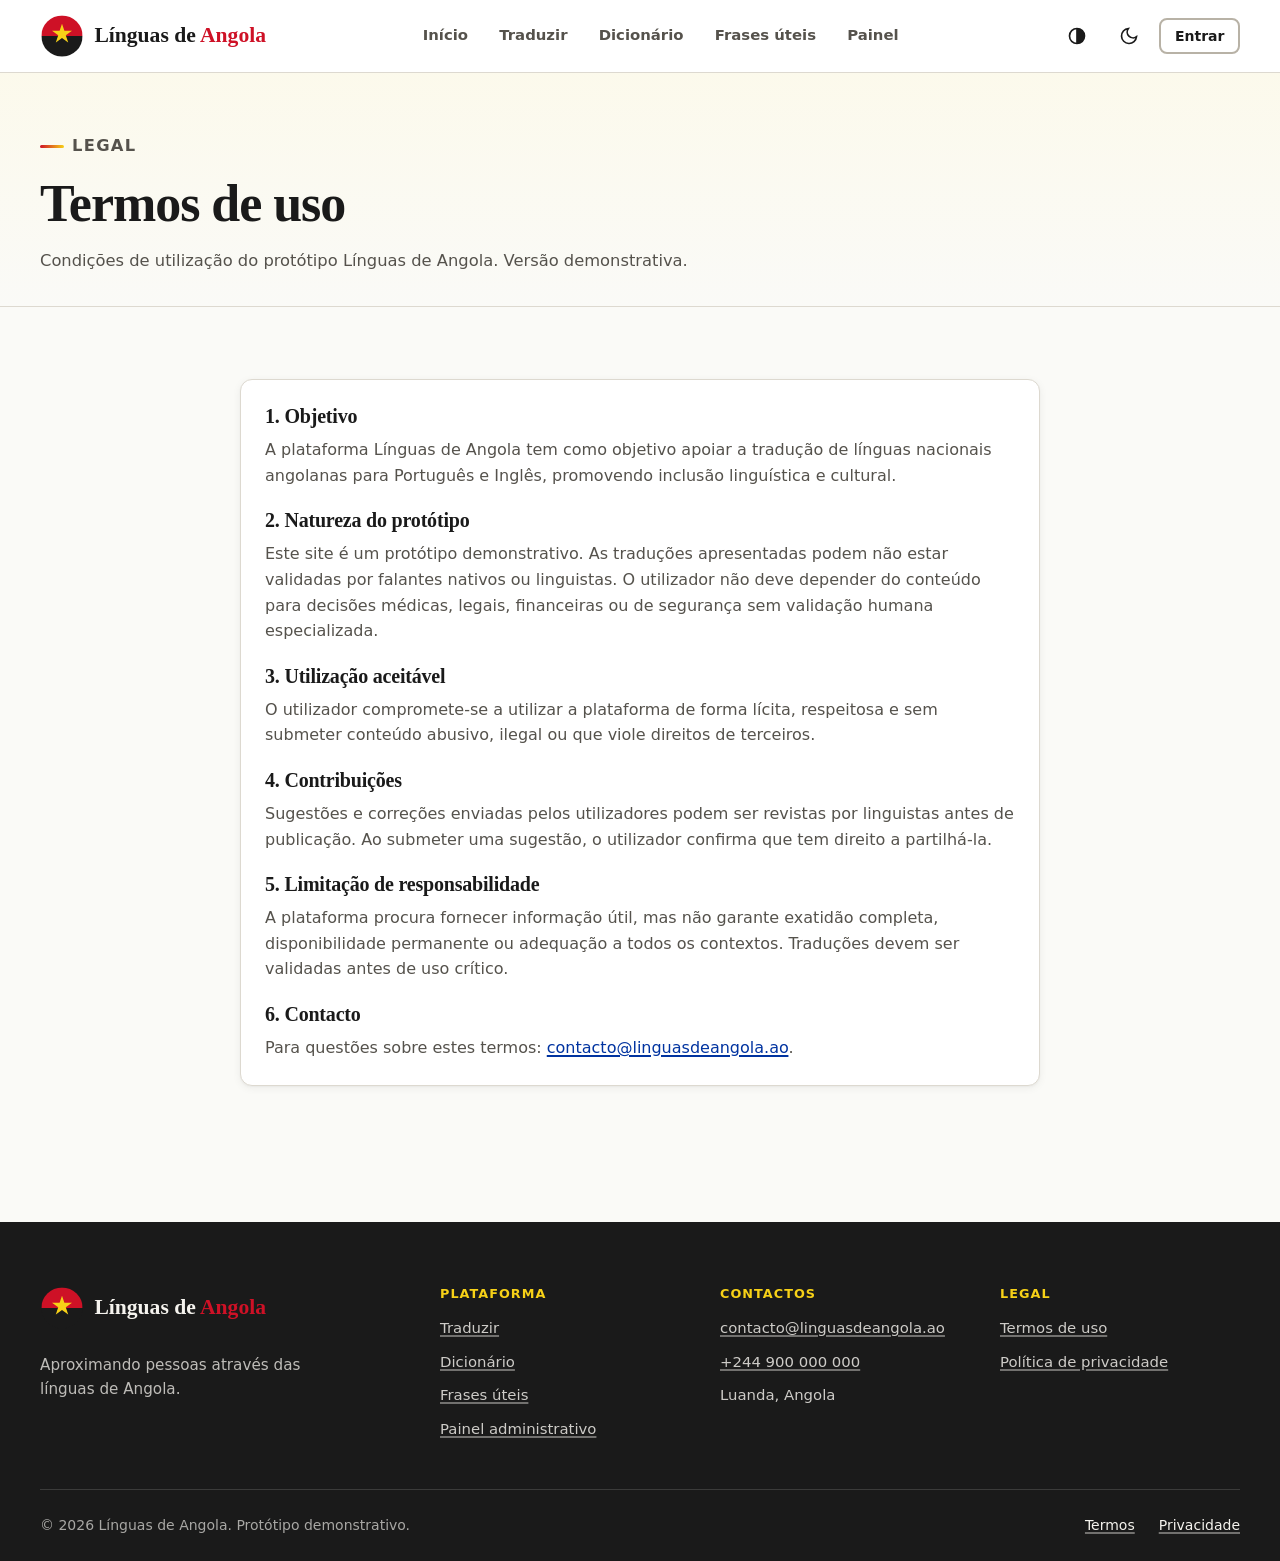
<file: app/termos.html>
<!DOCTYPE html>
<html lang="pt-AO">
<head>
  <meta charset="utf-8">
  <meta name="viewport" content="width=device-width, initial-scale=1">
  <title>Termos de uso — Línguas de Angola</title>
  <link rel="stylesheet" href="css/styles.css">
</head>
<body>
  <a class="skip-link" href="#conteudo">Saltar para o conteúdo principal</a>
  <header class="site-header" role="banner">
    <div class="container nav-wrap">
      <a class="brand" href="index.html" aria-label="Línguas de Angola - Página inicial"><svg class="brand-mark" viewBox="0 0 64 64" aria-hidden="true" focusable="false"><defs><clipPath id="mark-clip"><circle cx="32" cy="32" r="30"/></clipPath></defs><g clip-path="url(#mark-clip)"><rect x="2" y="2" width="60" height="30" fill="#CE1126"/><rect x="2" y="32" width="60" height="30" fill="#1A1A1A"/><polygon points="32,14 35.5,24.5 46.5,24.5 37.5,31 41,41.5 32,35 23,41.5 26.5,31 17.5,24.5 28.5,24.5" fill="#F7D117"/></g></svg><span class="brand-name">Línguas de <span>Angola</span></span></a>
      <button class="nav-toggle" aria-expanded="false" aria-controls="nav-main" aria-label="Abrir menu de navegação"><svg width="24" height="24" viewBox="0 0 24 24" fill="none" stroke="currentColor" stroke-width="2" aria-hidden="true"><path d="M4 7h16M4 12h16M4 17h16"/></svg></button>
      <nav id="nav-main" class="nav-main" aria-label="Navegação principal"><a class="nav-link" href="index.html">Início</a><a class="nav-link" href="traducao.html">Traduzir</a><a class="nav-link" href="dicionario.html">Dicionário</a><a class="nav-link" href="frases.html">Frases úteis</a><a class="nav-link" href="painel.html">Painel</a></nav>
      <div class="nav-actions"><button class="btn btn-ghost btn-icon contrast-toggle" type="button" aria-pressed="false" aria-label="Alternar alto contraste"><svg width="20" height="20" viewBox="0 0 24 24" fill="none" stroke="currentColor" stroke-width="2" aria-hidden="true"><circle cx="12" cy="12" r="9"/><path d="M12 3v18"/><path d="M12 3a9 9 0 0 1 0 18" fill="currentColor" stroke="none"/></svg></button><button class="btn btn-ghost btn-icon theme-toggle" type="button" aria-pressed="false" aria-label="Alternar tema claro e escuro"><svg width="20" height="20" viewBox="0 0 24 24" fill="none" stroke="currentColor" stroke-width="2" aria-hidden="true"><path d="M21 12.79A9 9 0 1 1 11.21 3 7 7 0 0 0 21 12.79z"/></svg></button><a class="btn btn-secondary btn-sm auth-login-link" href="login.html">Entrar</a></div>
    </div>
  </header>
  <main id="conteudo">
    <section class="page-hero"><div class="container"><p class="section-label">Legal</p><h1>Termos de uso</h1><p>Condições de utilização do protótipo Línguas de Angola. Versão demonstrativa.</p></div></section>
    <section class="section"><div class="container" style="max-width:800px;">
      <div class="panel card-static" style="display:grid;gap:1.25rem;">
        <div><h2 style="font-size:1.25rem;margin-bottom:0.5rem;">1. Objetivo</h2><p class="text-muted">A plataforma Línguas de Angola tem como objetivo apoiar a tradução de línguas nacionais angolanas para Português e Inglês, promovendo inclusão linguística e cultural.</p></div>
        <div><h2 style="font-size:1.25rem;margin-bottom:0.5rem;">2. Natureza do protótipo</h2><p class="text-muted">Este site é um protótipo demonstrativo. As traduções apresentadas podem não estar validadas por falantes nativos ou linguistas. O utilizador não deve depender do conteúdo para decisões médicas, legais, financeiras ou de segurança sem validação humana especializada.</p></div>
        <div><h2 style="font-size:1.25rem;margin-bottom:0.5rem;">3. Utilização aceitável</h2><p class="text-muted">O utilizador compromete-se a utilizar a plataforma de forma lícita, respeitosa e sem submeter conteúdo abusivo, ilegal ou que viole direitos de terceiros.</p></div>
        <div><h2 style="font-size:1.25rem;margin-bottom:0.5rem;">4. Contribuições</h2><p class="text-muted">Sugestões e correções enviadas pelos utilizadores podem ser revistas por linguistas antes de publicação. Ao submeter uma sugestão, o utilizador confirma que tem direito a partilhá-la.</p></div>
        <div><h2 style="font-size:1.25rem;margin-bottom:0.5rem;">5. Limitação de responsabilidade</h2><p class="text-muted">A plataforma procura fornecer informação útil, mas não garante exatidão completa, disponibilidade permanente ou adequação a todos os contextos. Traduções devem ser validadas antes de uso crítico.</p></div>
        <div><h2 style="font-size:1.25rem;margin-bottom:0.5rem;">6. Contacto</h2><p class="text-muted">Para questões sobre estes termos: <a href="mailto:contacto@linguasdeangola.ao">contacto@linguasdeangola.ao</a>.</p></div>
      </div>
    </div></section>
  </main>
  <footer class="site-footer"><div class="container"><div class="footer-grid"><div class="footer-brand"><a class="brand" href="index.html"><svg class="brand-mark" viewBox="0 0 64 64" aria-hidden="true" focusable="false"><g clip-path="url(#mark-clip)"><rect x="2" y="2" width="60" height="30" fill="#CE1126"/><rect x="2" y="32" width="60" height="30" fill="#1A1A1A"/><polygon points="32,14 35.5,24.5 46.5,24.5 37.5,31 41,41.5 32,35 23,41.5 26.5,31 17.5,24.5 28.5,24.5" fill="#F7D117"/></g></svg><span class="brand-name">Línguas de <span>Angola</span></span></a><p>Aproximando pessoas através das línguas de Angola.</p></div><div class="footer-col"><h3>Plataforma</h3><ul><li><a href="traducao.html">Traduzir</a></li><li><a href="dicionario.html">Dicionário</a></li><li><a href="frases.html">Frases úteis</a></li><li><a href="painel.html">Painel administrativo</a></li></ul></div><div class="footer-col"><h3>Contactos</h3><ul><li><a href="mailto:contacto@linguasdeangola.ao">contacto@linguasdeangola.ao</a></li><li><a href="tel:+244900000000">+244 900 000 000</a></li><li>Luanda, Angola</li></ul></div><div class="footer-col"><h3>Legal</h3><ul><li><a href="termos.html">Termos de uso</a></li><li><a href="privacidade.html">Política de privacidade</a></li></ul></div></div><div class="footer-bottom"><p>© 2026 Línguas de Angola. Protótipo demonstrativo.</p><div class="footer-bottom-links"><a href="termos.html">Termos</a><a href="privacidade.html">Privacidade</a></div></div></div></footer>
  <script src="js/data.js"></script><script src="js/app.js"></script>
</body>
</html>
</file>
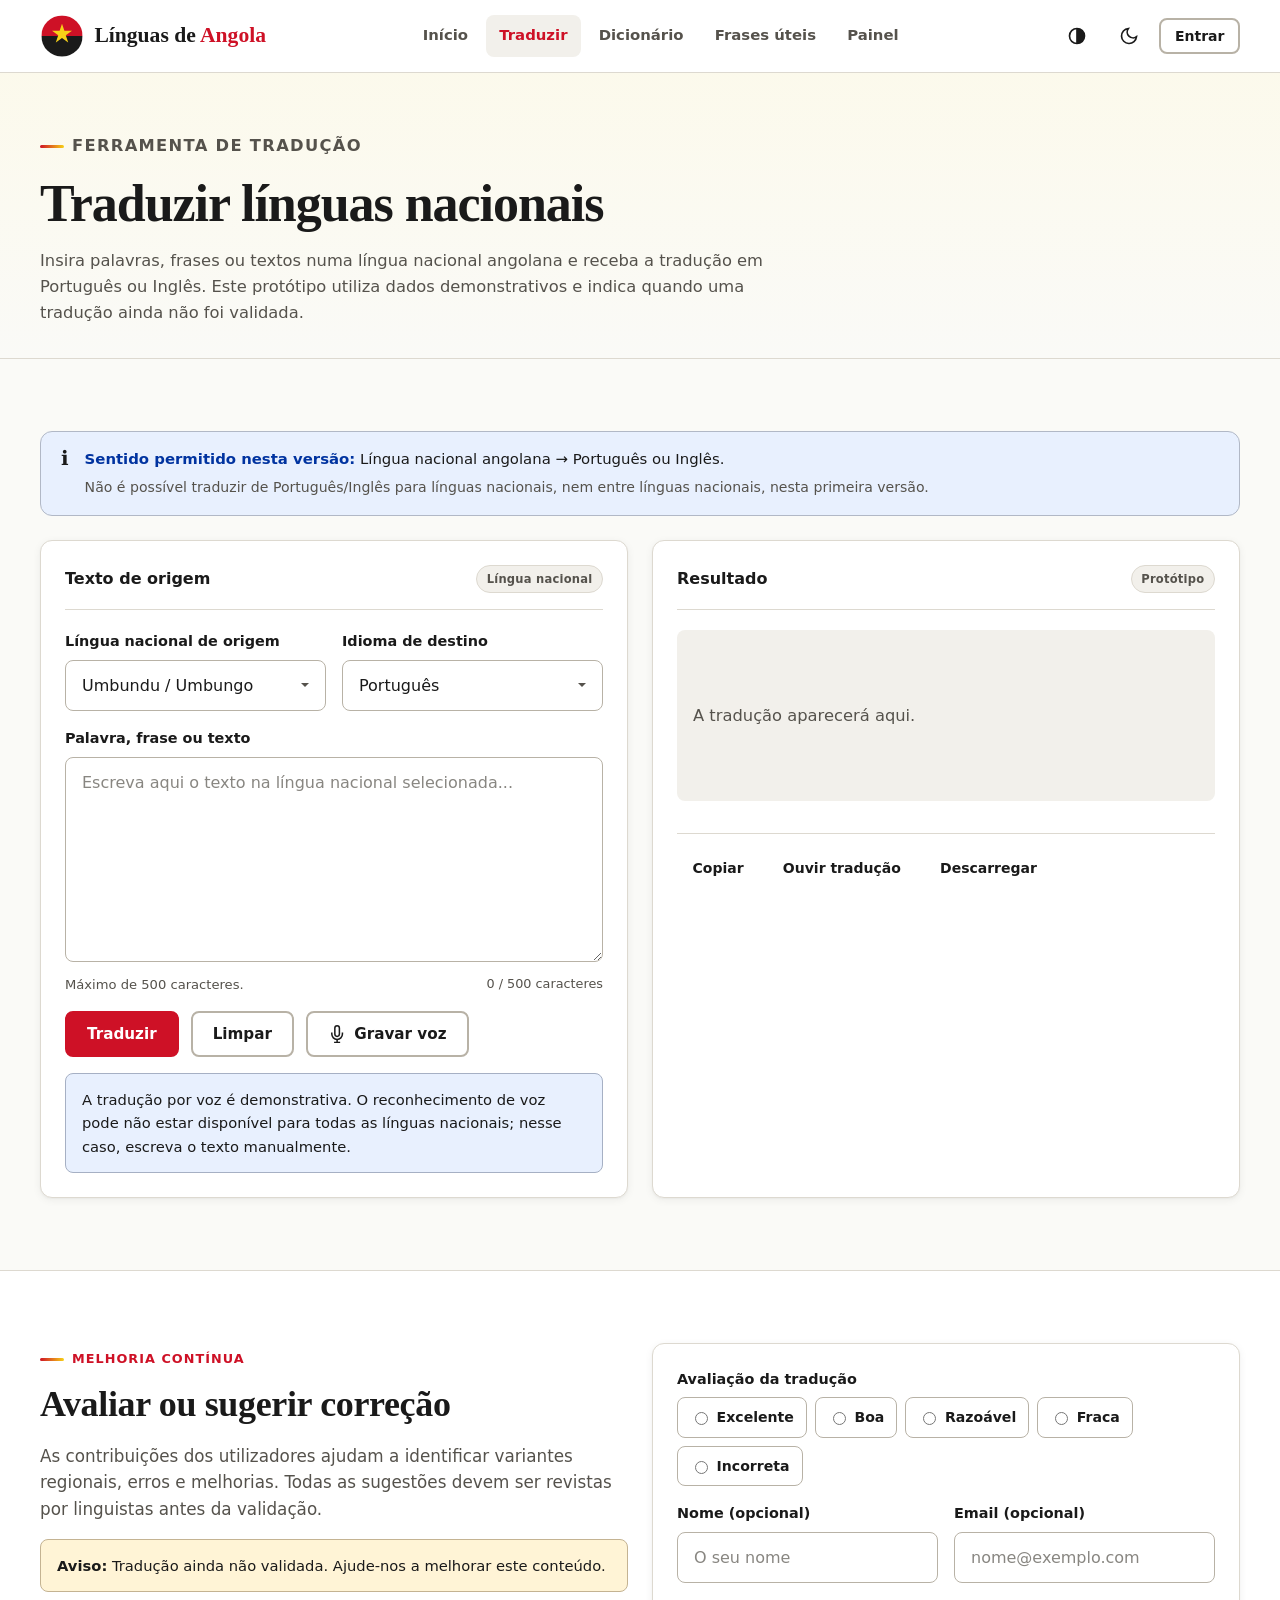
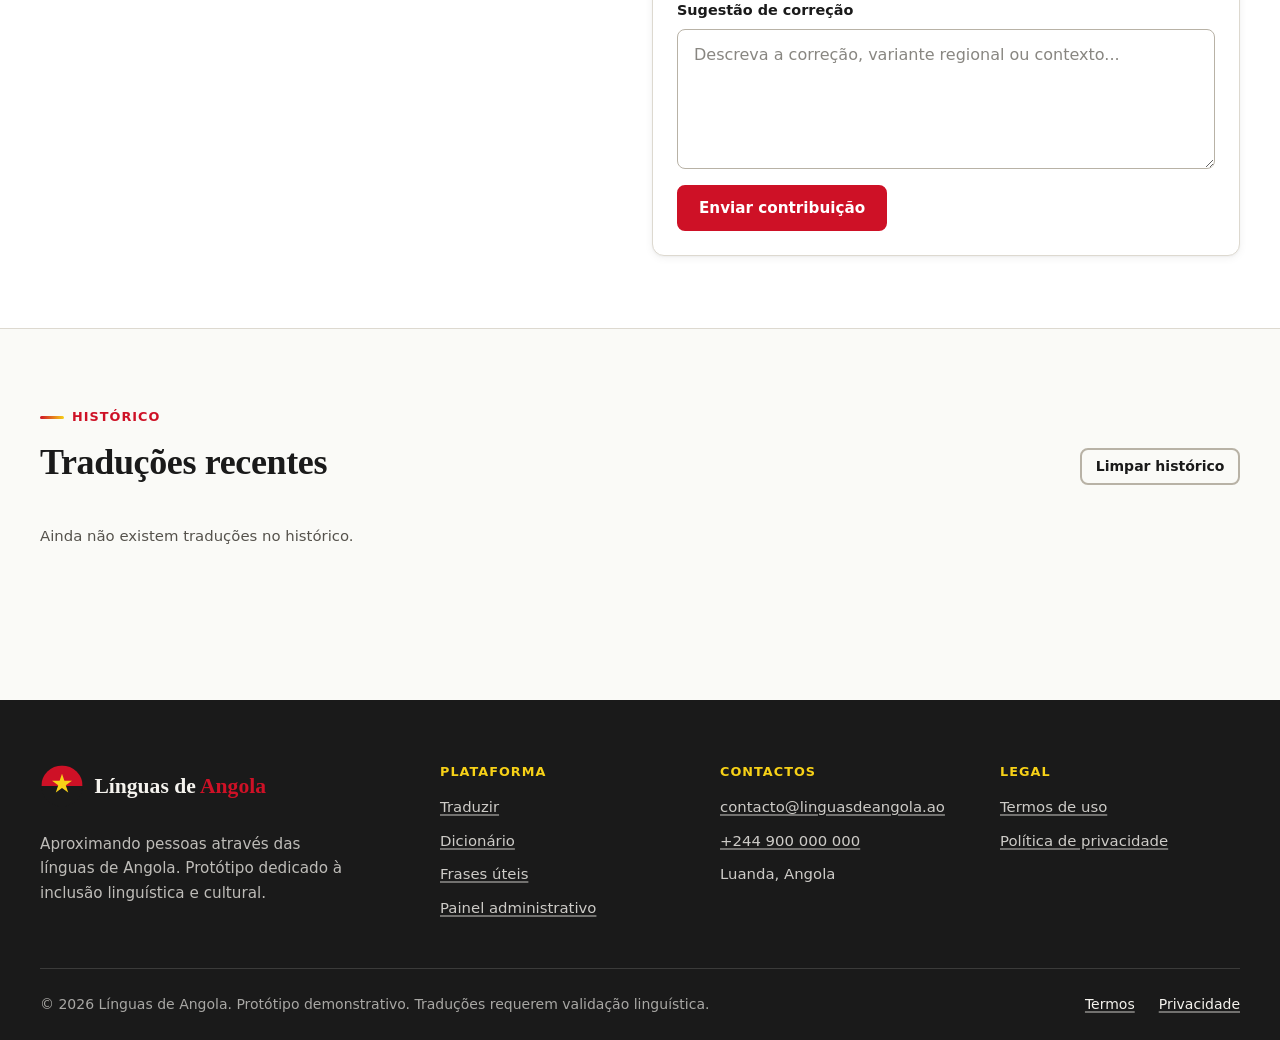
<file: app/traducao.html>
<!DOCTYPE html>
<html lang="pt-AO">
<head>
  <meta charset="utf-8">
  <meta name="viewport" content="width=device-width, initial-scale=1">
  <meta name="description" content="Traduzir línguas nacionais angolanas para Português ou Inglês - Línguas de Angola.">
  <title>Traduzir — Línguas de Angola</title>
  <link rel="stylesheet" href="css/styles.css">
</head>
<body>
  <a class="skip-link" href="#conteudo">Saltar para o conteúdo principal</a>
  <header class="site-header" role="banner">
    <div class="container nav-wrap">
      <a class="brand" href="index.html" aria-label="Línguas de Angola - Página inicial">
        <svg class="brand-mark" viewBox="0 0 64 64" aria-hidden="true" focusable="false">
          <defs><clipPath id="mark-clip"><circle cx="32" cy="32" r="30"/></clipPath></defs>
          <g clip-path="url(#mark-clip)"><rect x="2" y="2" width="60" height="30" fill="#CE1126"/><rect x="2" y="32" width="60" height="30" fill="#1A1A1A"/><polygon points="32,14 35.5,24.5 46.5,24.5 37.5,31 41,41.5 32,35 23,41.5 26.5,31 17.5,24.5 28.5,24.5" fill="#F7D117"/></g>
        </svg>
        <span class="brand-name">Línguas de <span>Angola</span></span>
      </a>
      <button class="nav-toggle" aria-expanded="false" aria-controls="nav-main" aria-label="Abrir menu de navegação">
        <svg width="24" height="24" viewBox="0 0 24 24" fill="none" stroke="currentColor" stroke-width="2" aria-hidden="true" focusable="false"><path d="M4 7h16M4 12h16M4 17h16"/></svg>
      </button>
      <nav id="nav-main" class="nav-main" aria-label="Navegação principal">
        <a class="nav-link" href="index.html">Início</a>
        <a class="nav-link" href="traducao.html">Traduzir</a>
        <a class="nav-link" href="dicionario.html">Dicionário</a>
        <a class="nav-link" href="frases.html">Frases úteis</a>
        <a class="nav-link" href="painel.html">Painel</a>
      </nav>
      <div class="nav-actions">
        <button class="btn btn-ghost btn-icon contrast-toggle" type="button" aria-pressed="false" title="Ativar alto contraste" aria-label="Alternar alto contraste">
          <svg width="20" height="20" viewBox="0 0 24 24" fill="none" stroke="currentColor" stroke-width="2" aria-hidden="true" focusable="false"><circle cx="12" cy="12" r="9"/><path d="M12 3v18"/><path d="M12 3a9 9 0 0 1 0 18" fill="currentColor" stroke="none"/></svg>
        </button>
        <button class="btn btn-ghost btn-icon theme-toggle" type="button" aria-pressed="false" title="Mudar para tema escuro" aria-label="Alternar tema claro e escuro">
          <svg width="20" height="20" viewBox="0 0 24 24" fill="none" stroke="currentColor" stroke-width="2" aria-hidden="true" focusable="false"><path d="M21 12.79A9 9 0 1 1 11.21 3 7 7 0 0 0 21 12.79z"/></svg>
        </button>
        <a class="btn btn-secondary btn-sm auth-login-link" href="login.html">Entrar</a>
      </div>
    </div>
  </header>

  <main id="conteudo">
    <section class="page-hero" aria-labelledby="page-title">
      <div class="container">
        <p class="section-label">Ferramenta de tradução</p>
        <h1 id="page-title">Traduzir línguas nacionais</h1>
        <p>Insira palavras, frases ou textos numa língua nacional angolana e receba a tradução em Português ou Inglês. Este protótipo utiliza dados demonstrativos e indica quando uma tradução ainda não foi validada.</p>
      </div>
    </section>

    <section class="section" aria-labelledby="tradutor-title">
      <div class="container">
        <div class="rule-banner" role="note" aria-label="Regra de tradução">
          <span class="rule-banner-icon" aria-hidden="true">ℹ️</span>
          <div>
            <p><strong>Sentido permitido nesta versão:</strong> Língua nacional angolana → Português ou Inglês.</p>
            <p>Não é possível traduzir de Português/Inglês para línguas nacionais, nem entre línguas nacionais, nesta primeira versão.</p>
          </div>
        </div>

        <h2 id="tradutor-title" class="sr-only">Tradutor</h2>
        <div class="translator-grid">
          <!-- Input -->
          <div class="panel">
            <div class="panel-header">
              <h3 class="panel-title">Texto de origem</h3>
              <span class="badge">Língua nacional</span>
            </div>
            <form id="translation-form" novalidate>
              <div class="form-row" style="margin-bottom:1rem;">
                <div class="field">
                  <label for="source-lang">Língua nacional de origem</label>
                  <select id="source-lang" class="input" name="source-lang">
                    <option value="umbundu">Umbundu / Umbungo</option>
                    <option value="kimbundu">Kimbundu</option>
                    <option value="cokwe">Côkwe / Cowke</option>
                    <option value="kikongo">Kikongo / Kinkongo</option>
                  </select>
                </div>
                <div class="field">
                  <label for="target-lang">Idioma de destino</label>
                  <select id="target-lang" class="input" name="target-lang">
                    <option value="pt">Português</option>
                    <option value="en">Inglês</option>
                  </select>
                </div>
              </div>

              <div class="field">
                <label for="source-text">Palavra, frase ou texto</label>
                <textarea id="source-text" class="input" name="source-text" rows="7" maxlength="500" placeholder="Escreva aqui o texto na língua nacional selecionada..." aria-describedby="char-count source-help"></textarea>
                <div class="field-meta">
                  <span id="source-help" class="field-hint">Máximo de 500 caracteres.</span>
                  <span id="char-count" class="char-count" aria-live="polite">0 / 500 caracteres</span>
                </div>
              </div>

              <div class="form-actions">
                <button type="submit" class="btn btn-primary">Traduzir</button>
                <button type="button" id="clear-form" class="btn btn-secondary">Limpar</button>
                <button type="button" id="voice-input-btn" class="btn btn-secondary" aria-describedby="voice-status">
                  <svg class="icon" width="18" height="18" viewBox="0 0 24 24" fill="none" stroke="currentColor" stroke-width="2" aria-hidden="true" focusable="false"><path d="M12 1a3 3 0 0 0-3 3v8a3 3 0 0 0 6 0V4a3 3 0 0 0-3-3z"/><path d="M19 10v2a7 7 0 0 1-14 0v-2"/><line x1="12" y1="19" x2="12" y2="23"/><line x1="8" y1="23" x2="16" y2="23"/></svg>
                  Gravar voz
                </button>
              </div>
              <div id="voice-status" class="notice notice-info" style="margin-top:1rem;" aria-live="polite">
                A tradução por voz é demonstrativa. O reconhecimento de voz pode não estar disponível para todas as línguas nacionais; nesse caso, escreva o texto manualmente.
              </div>
            </form>
          </div>

          <!-- Output -->
          <div class="panel" aria-labelledby="resultado-title">
            <div class="panel-header">
              <h3 id="resultado-title" class="panel-title">Resultado</h3>
              <span class="badge badge-muted">Protótipo</span>
            </div>
            <div id="translation-result" class="result-area" aria-live="polite" aria-atomic="true">
              <p class="result-placeholder">A tradução aparecerá aqui.</p>
            </div>
            <div id="translation-meta" class="result-meta" aria-live="polite"></div>
            <div id="translation-validation"></div>
            <div class="result-actions">
              <button type="button" id="copy-result" class="btn btn-ghost btn-sm">Copiar</button>
              <button type="button" id="listen-result" class="btn btn-ghost btn-sm">Ouvir tradução</button>
              <button type="button" id="download-result" class="btn btn-ghost btn-sm">Descarregar</button>
            </div>
          </div>
        </div>
      </div>
    </section>

    <!-- Avaliação / Sugestão -->
    <section class="section section-alt" aria-labelledby="feedback-title">
      <div class="container">
        <div class="grid-2">
          <div>
            <p class="section-label">Melhoria contínua</p>
            <h2 id="feedback-title" class="section-title">Avaliar ou sugerir correção</h2>
            <p class="section-subtitle">As contribuições dos utilizadores ajudam a identificar variantes regionais, erros e melhorias. Todas as sugestões devem ser revistas por linguistas antes da validação.</p>
            <div class="notice notice-warning" style="margin-top:1rem;">
              <strong>Aviso:</strong> Tradução ainda não validada. Ajude-nos a melhorar este conteúdo.
            </div>
          </div>
          <div class="panel card-static">
            <form id="feedback-form" class="form-stack" novalidate>
              <div class="field">
                <span class="field-label">Avaliação da tradução</span>
                <div class="rating-group" role="radiogroup" aria-label="Avaliação da tradução">
                  <label><input type="radio" name="rating" value="5"><span>Excelente</span></label>
                  <label><input type="radio" name="rating" value="4"><span>Boa</span></label>
                  <label><input type="radio" name="rating" value="3"><span>Razoável</span></label>
                  <label><input type="radio" name="rating" value="2"><span>Fraca</span></label>
                  <label><input type="radio" name="rating" value="1"><span>Incorreta</span></label>
                </div>
              </div>
              <div class="form-row">
                <div class="field">
                  <label for="feedback-name">Nome (opcional)</label>
                  <input id="feedback-name" class="input" type="text" autocomplete="name" placeholder="O seu nome">
                </div>
                <div class="field">
                  <label for="feedback-email">Email (opcional)</label>
                  <input id="feedback-email" class="input" type="email" autocomplete="email" placeholder="nome@exemplo.com">
                </div>
              </div>
              <div class="field">
                <label for="feedback-suggestion">Sugestão de correção</label>
                <textarea id="feedback-suggestion" class="input" rows="4" placeholder="Descreva a correção, variante regional ou contexto..."></textarea>
              </div>
              <div>
                <button type="submit" class="btn btn-primary">Enviar contribuição</button>
              </div>
            </form>
          </div>
        </div>
      </div>
    </section>

    <!-- Histórico -->
    <section class="section" aria-labelledby="historico-title">
      <div class="container">
        <div style="display:flex;justify-content:space-between;gap:1rem;align-items:end;flex-wrap:wrap;margin-bottom:1.5rem;">
          <div>
            <p class="section-label">Histórico</p>
            <h2 id="historico-title" class="section-title" style="margin-bottom:0;">Traduções recentes</h2>
          </div>
          <button type="button" id="clear-history" class="btn btn-secondary btn-sm">Limpar histórico</button>
        </div>
        <div id="history-list" class="history-list" aria-live="polite"></div>
      </div>
    </section>
  </main>

  <footer class="site-footer">
    <div class="container">
      <div class="footer-grid">
        <div class="footer-brand">
          <a class="brand" href="index.html"><svg class="brand-mark" viewBox="0 0 64 64" aria-hidden="true" focusable="false"><g clip-path="url(#mark-clip)"><rect x="2" y="2" width="60" height="30" fill="#CE1126"/><rect x="2" y="32" width="60" height="30" fill="#1A1A1A"/><polygon points="32,14 35.5,24.5 46.5,24.5 37.5,31 41,41.5 32,35 23,41.5 26.5,31 17.5,24.5 28.5,24.5" fill="#F7D117"/></g></svg><span class="brand-name">Línguas de <span>Angola</span></span></a>
          <p>Aproximando pessoas através das línguas de Angola. Protótipo dedicado à inclusão linguística e cultural.</p>
        </div>
        <div class="footer-col"><h3>Plataforma</h3><ul><li><a href="traducao.html">Traduzir</a></li><li><a href="dicionario.html">Dicionário</a></li><li><a href="frases.html">Frases úteis</a></li><li><a href="painel.html">Painel administrativo</a></li></ul></div>
        <div class="footer-col"><h3>Contactos</h3><ul><li><a href="mailto:contacto@linguasdeangola.ao">contacto@linguasdeangola.ao</a></li><li><a href="tel:+244900000000">+244 900 000 000</a></li><li>Luanda, Angola</li></ul></div>
        <div class="footer-col"><h3>Legal</h3><ul><li><a href="termos.html">Termos de uso</a></li><li><a href="privacidade.html">Política de privacidade</a></li></ul></div>
      </div>
      <div class="footer-bottom"><p>© 2026 Línguas de Angola. Protótipo demonstrativo. Traduções requerem validação linguística.</p><div class="footer-bottom-links"><a href="termos.html">Termos</a><a href="privacidade.html">Privacidade</a></div></div>
    </div>
  </footer>
  <script src="js/data.js"></script>
  <script src="js/app.js"></script>
</body>
</html>
</file>
<file: app/css/styles.css>
/* ========================================
   Línguas de Angola - Design System
   ======================================== */
:root {
  /* Angola-inspired palette */
  --red: #CE1126;
  --red-deep: #A50D1E;
  --red-soft: #FDEBED;
  --black: #1A1A1A;
  --yellow: #F7D117;
  --yellow-deep: #D4B000;
  --yellow-soft: #FFF9DB;
  --blue: #0033A0;
  --blue-soft: #E8F0FE;
  --white: #FFFFFF;

  /* Theme tokens - light */
  --bg: #FAFAF7;
  --bg-elev: #FFFFFF;
  --bg-muted: #F2F0EB;
  --bg-accent: #FFF9DB;
  --text: #1A1A1A;
  --text-muted: #55524C;
  --text-inverse: #FFFFFF;
  --border: #DDD9D0;
  --border-strong: #B8B2A6;
  --primary: #CE1126;
  --primary-hover: #A50D1E;
  --primary-contrast: #FFFFFF;
  --secondary: #0033A0;
  --secondary-soft: #E8F0FE;
  --focus: #0033A0;
  --success: #1B7F3A;
  --success-soft: #E8F5EC;
  --warning: #8A5A00;
  --warning-soft: #FFF4D6;
  --danger: #B3261E;
  --danger-soft: #FDECEC;
  --shadow: 0 2px 8px rgba(26,26,26,0.06), 0 1px 2px rgba(26,26,26,0.04);
  --shadow-lg: 0 12px 32px rgba(26,26,26,0.10), 0 2px 6px rgba(26,26,26,0.04);
  --radius: 12px;
  --radius-sm: 8px;
  --radius-lg: 20px;
  --max-width: 1200px;
  --transition: 0.2s ease;
  --font-body: 'Segoe UI', system-ui, -apple-system, Helvetica, Arial, sans-serif;
  --font-heading: Georgia, 'Times New Roman', serif;
}

[data-theme="dark"] {
  --bg: #141414;
  --bg-elev: #1E1E1E;
  --bg-muted: #282828;
  --bg-accent: #332D10;
  --text: #F5F3EE;
  --text-muted: #C4C0B8;
  --text-inverse: #1A1A1A;
  --border: #3A3835;
  --border-strong: #5A5752;
  --primary: #FF4D5E;
  --primary-hover: #FF6B79;
  --primary-contrast: #1A1A1A;
  --secondary: #6EA8FF;
  --secondary-soft: #1A2A44;
  --focus: #F7D117;
  --success: #5CC97B;
  --success-soft: #1A3324;
  --warning: #F7D117;
  --warning-soft: #332D10;
  --danger: #FF8A80;
  --danger-soft: #3A1A1A;
  --shadow: 0 2px 8px rgba(0,0,0,0.3);
  --shadow-lg: 0 12px 32px rgba(0,0,0,0.4);
}

/* High contrast mode */
[data-contrast="high"] {
  --bg: #FFFFFF;
  --bg-elev: #FFFFFF;
  --bg-muted: #F0F0F0;
  --text: #000000;
  --text-muted: #000000;
  --border: #000000;
  --border-strong: #000000;
  --primary: #A00000;
  --primary-hover: #700000;
  --secondary: #002080;
  --focus: #002080;
  --shadow: none;
  --shadow-lg: none;
}
[data-theme="dark"][data-contrast="high"] {
  --bg: #000000;
  --bg-elev: #000000;
  --bg-muted: #1A1A1A;
  --text: #FFFFFF;
  --text-muted: #FFFFFF;
  --border: #FFFFFF;
  --border-strong: #FFFFFF;
  --primary: #FF5A6A;
  --primary-hover: #FF808C;
  --secondary: #8CC0FF;
  --focus: #F7D117;
}

/* ========================================
   Reset & Base
   ======================================== */
*, *::before, *::after { box-sizing: border-box; }
html { scroll-behavior: smooth; font-size: 16px; }
body {
  margin: 0;
  font-family: var(--font-body);
  background: var(--bg);
  color: var(--text);
  line-height: 1.6;
  min-height: 100vh;
  -webkit-font-smoothing: antialiased;
}
img { max-width: 100%; height: auto; display: block; }
a { color: var(--secondary); text-decoration-thickness: 1.5px; text-underline-offset: 2px; }
a:hover { color: var(--primary); }
button { font: inherit; color: inherit; background: none; border: none; cursor: pointer; }
input, select, textarea { font: inherit; color: var(--text); background: var(--bg-elev); }
ul, ol { margin: 0; padding: 0; list-style: none; }
p, h1, h2, h3, h4 { margin: 0; }
table { border-collapse: collapse; width: 100%; }

:focus-visible {
  outline: 3px solid var(--focus);
  outline-offset: 2px;
}
.skip-link {
  position: absolute;
  left: -999px;
  top: 0;
  background: var(--primary);
  color: var(--primary-contrast);
  padding: 0.75rem 1rem;
  z-index: 10000;
  border-radius: 0 0 var(--radius-sm) var(--radius-sm);
  font-weight: 600;
}
.skip-link:focus { left: 1rem; }

.sr-only {
  position: absolute !important;
  width: 1px; height: 1px;
  padding: 0; margin: -1px;
  overflow: hidden;
  clip: rect(0,0,1px,1px);
  white-space: nowrap; border: 0;
}

.container {
  width: min(100% - 2rem, var(--max-width));
  margin-inline: auto;
}

/* ========================================
   Typography
   ======================================== */
h1, h2, h3, h4 { font-family: var(--font-heading); line-height: 1.25; color: var(--text); }
h1 { font-size: clamp(2rem, 5vw, 3.25rem); letter-spacing: -0.02em; }
h2 { font-size: clamp(1.5rem, 3.5vw, 2.25rem); letter-spacing: -0.01em; }
h3 { font-size: clamp(1.15rem, 2vw, 1.4rem); }
.section-label {
  display: inline-flex;
  align-items: center;
  gap: 0.5rem;
  font-size: 0.8rem;
  font-weight: 700;
  letter-spacing: 0.08em;
  text-transform: uppercase;
  color: var(--primary);
  margin-bottom: 0.75rem;
}
.section-label::before {
  content: '';
  display: block;
  width: 24px; height: 3px;
  background: linear-gradient(90deg, var(--red), var(--yellow));
  border-radius: 2px;
}
.section-title { margin-bottom: 1rem; }
.section-subtitle {
  color: var(--text-muted);
  font-size: 1.05rem;
  max-width: 68ch;
}

/* ========================================
   Buttons
   ======================================== */
.btn {
  display: inline-flex;
  align-items: center;
  justify-content: center;
  gap: 0.5rem;
  padding: 0.75rem 1.25rem;
  border-radius: var(--radius-sm);
  font-weight: 600;
  font-size: 0.95rem;
  line-height: 1.2;
  border: 2px solid transparent;
  transition: background var(--transition), color var(--transition), border-color var(--transition), transform var(--transition), box-shadow var(--transition);
  cursor: pointer;
  text-decoration: none;
  white-space: nowrap;
}
.btn:hover { transform: translateY(-1px); }
.btn:active { transform: translateY(0); }
.btn:disabled, .btn[aria-disabled="true"] {
  opacity: 0.55;
  cursor: not-allowed;
  transform: none;
}
.btn-primary {
  background: var(--primary);
  color: var(--primary-contrast);
  border-color: var(--primary);
}
.btn-primary:hover { background: var(--primary-hover); border-color: var(--primary-hover); color: var(--primary-contrast); }
.btn-secondary {
  background: transparent;
  color: var(--text);
  border-color: var(--border-strong);
}
.btn-secondary:hover { background: var(--bg-muted); border-color: var(--text); color: var(--text); }
.btn-ghost {
  background: transparent;
  color: var(--text);
  border-color: transparent;
  padding-inline: 0.75rem;
}
.btn-ghost:hover { background: var(--bg-muted); }
.btn-sm { padding: 0.5rem 0.85rem; font-size: 0.875rem; }
.btn-icon {
  padding: 0.6rem;
  width: 2.75rem; height: 2.75rem;
  flex-shrink: 0;
}
.btn .icon { width: 1.2em; height: 1.2em; flex-shrink: 0; }

/* ========================================
   Header / Nav
   ======================================== */
.site-header {
  position: sticky;
  top: 0;
  z-index: 1000;
  background: color-mix(in srgb, var(--bg-elev) 94%, transparent);
  backdrop-filter: blur(12px);
  -webkit-backdrop-filter: blur(12px);
  border-bottom: 1px solid var(--border);
}
.nav-wrap {
  display: flex;
  align-items: center;
  justify-content: space-between;
  gap: 1rem;
  padding: 0.75rem 0;
  min-height: 72px;
}
.brand {
  display: inline-flex;
  align-items: center;
  gap: 0.65rem;
  text-decoration: none;
  color: var(--text);
  flex-shrink: 0;
}
.brand-mark {
  width: 44px; height: 44px;
  flex-shrink: 0;
}
.brand-name {
  font-family: var(--font-heading);
  font-size: 1.35rem;
  font-weight: 700;
  line-height: 1.1;
  color: var(--text);
}
.brand-name span { color: var(--primary); }

.nav-toggle {
  display: none;
  padding: 0.5rem;
  border-radius: var(--radius-sm);
  border: 2px solid var(--border);
}
.nav-toggle:hover { background: var(--bg-muted); }

.nav-main {
  display: flex;
  align-items: center;
  gap: 0.25rem;
}
.nav-link {
  padding: 0.55rem 0.85rem;
  border-radius: var(--radius-sm);
  color: var(--text-muted);
  text-decoration: none;
  font-weight: 550;
  font-size: 0.93rem;
  transition: color var(--transition), background var(--transition);
}
.nav-link:hover, .nav-link[aria-current="page"] {
  color: var(--text);
  background: var(--bg-muted);
}
.nav-link[aria-current="page"] {
  color: var(--primary);
  font-weight: 650;
}
.nav-actions {
  display: flex;
  align-items: center;
  gap: 0.5rem;
}

/* ========================================
   Footer
   ======================================== */
.site-footer {
  background: #1A1A1A;
  color: #F5F3EE;
  padding: 4rem 0 0;
  margin-top: 4rem;
}
.site-footer a { color: #F5F3EE; text-decoration-color: rgba(245,243,238,0.4); }
.site-footer a:hover { color: var(--yellow); }
.footer-grid {
  display: grid;
  grid-template-columns: 1.5fr repeat(3, 1fr);
  gap: 2.5rem;
  padding-bottom: 3rem;
  border-bottom: 1px solid rgba(245,243,238,0.15);
}
.footer-brand p { color: rgba(245,243,238,0.75); margin-top: 1rem; max-width: 32ch; font-size: 0.95rem; }
.footer-brand .brand-name { color: #F5F3EE; }
.footer-col h3 {
  font-family: var(--font-body);
  font-size: 0.8rem;
  font-weight: 700;
  letter-spacing: 0.08em;
  text-transform: uppercase;
  color: var(--yellow);
  margin-bottom: 1rem;
}
.footer-col ul { display: flex; flex-direction: column; gap: 0.6rem; }
.footer-col li, .footer-col a { font-size: 0.93rem; color: rgba(245,243,238,0.82); }
.footer-bottom {
  display: flex;
  flex-wrap: wrap;
  justify-content: space-between;
  align-items: center;
  gap: 1rem;
  padding: 1.5rem 0;
  font-size: 0.875rem;
  color: rgba(245,243,238,0.65);
}
.footer-bottom-links { display: flex; gap: 1.5rem; flex-wrap: wrap; }

/* ========================================
   Hero
   ======================================== */
.hero {
  position: relative;
  padding: 5rem 0 4rem;
  overflow: clip;
  background: linear-gradient(135deg, var(--bg) 0%, var(--bg-elev) 50%, color-mix(in srgb, var(--yellow-soft) 50%, var(--bg)) 100%);
}
.hero::before {
  content: '';
  position: absolute;
  top: -120px; right: -80px;
  width: 360px; height: 360px;
  border-radius: 50%;
  background: radial-gradient(circle, rgba(247,209,23,0.25), transparent 70%);
  pointer-events: none;
}
.hero::after {
  content: '';
  position: absolute;
  bottom: -100px; left: -60px;
  width: 280px; height: 280px;
  border-radius: 50%;
  background: radial-gradient(circle, rgba(206,17,38,0.10), transparent 70%);
  pointer-events: none;
}
.hero-grid {
  display: grid;
  grid-template-columns: 1fr 1fr;
  gap: 3rem;
  align-items: center;
  position: relative;
}
.hero-eyebrow {
  display: inline-flex;
  align-items: center;
  gap: 0.5rem;
  padding: 0.4rem 0.9rem;
  background: var(--bg-elev);
  border: 1px solid var(--border);
  border-radius: 999px;
  font-size: 0.82rem;
  font-weight: 600;
  color: var(--text-muted);
  margin-bottom: 1.5rem;
  box-shadow: var(--shadow);
}
.hero-eyebrow .dot {
  width: 8px; height: 8px;
  background: var(--red);
  border-radius: 50%;
}
.hero h1 { margin-bottom: 1.25rem; }
.hero h1 .accent { color: var(--primary); }
.hero-lead {
  font-size: 1.15rem;
  color: var(--text-muted);
  max-width: 58ch;
  margin-bottom: 2rem;
}
.hero-actions { display: flex; flex-wrap: wrap; gap: 0.75rem; margin-bottom: 2rem; }
.hero-stats {
  display: flex;
  flex-wrap: wrap;
  gap: 1.5rem 2.5rem;
  padding-top: 1.5rem;
  border-top: 1px solid var(--border);
}
.stat { display: flex; flex-direction: column; }
.stat-value {
  font-family: var(--font-heading);
  font-size: 1.75rem;
  font-weight: 700;
  color: var(--text);
  line-height: 1;
}
.stat-value .unit { color: var(--primary); }
.stat-label { font-size: 0.85rem; color: var(--text-muted); margin-top: 0.25rem; }

.hero-visual {
  position: relative;
  padding: 2rem;
}
.hero-card {
  background: var(--bg-elev);
  border: 1px solid var(--border);
  border-radius: var(--radius-lg);
  padding: 1.75rem;
  box-shadow: var(--shadow-lg);
}
.hero-card-header {
  display: flex;
  align-items: center;
  justify-content: space-between;
  margin-bottom: 1.25rem;
  padding-bottom: 1rem;
  border-bottom: 1px solid var(--border);
}
.hero-card-title { font-size: 0.9rem; font-weight: 700; color: var(--text-muted); text-transform: uppercase; letter-spacing: 0.04em; font-family: var(--font-body); }
.lang-pair { display: flex; align-items: center; gap: 0.5rem; font-size: 0.85rem; font-weight: 600; color: var(--secondary); }
.translation-demo { display: flex; flex-direction: column; gap: 1rem; }
.demo-row { padding: 1rem; border-radius: var(--radius-sm); }
.demo-row.source { background: var(--bg-muted); }
.demo-row.target { background: var(--secondary-soft); border: 1px solid color-mix(in srgb, var(--secondary) 20%, transparent); }
.demo-lang { font-size: 0.72rem; font-weight: 700; text-transform: uppercase; letter-spacing: 0.06em; color: var(--text-muted); margin-bottom: 0.35rem; }
.demo-row.target .demo-lang { color: var(--secondary); }
.demo-text { font-size: 1.05rem; font-weight: 550; }
.demo-arrow { text-align: center; color: var(--primary); font-size: 1.25rem; line-height: 1; }
.hero-card-footer {
  display: flex;
  gap: 0.5rem;
  margin-top: 1.25rem;
  padding-top: 1rem;
  border-top: 1px solid var(--border);
  flex-wrap: wrap;
}
.pill {
  display: inline-flex;
  align-items: center;
  padding: 0.3rem 0.7rem;
  background: var(--bg-muted);
  border-radius: 999px;
  font-size: 0.75rem;
  font-weight: 600;
  color: var(--text-muted);
}
.pill.red { background: var(--red-soft); color: var(--red-deep); }
.pill.blue { background: var(--blue-soft); color: var(--blue); }
[data-theme="dark"] .pill.red { background: rgba(206,17,38,0.2); color: #FF8A94; }
[data-theme="dark"] .pill.blue { background: rgba(0,51,160,0.25); color: #8CC0FF; }

/* ========================================
   Sections & Cards
   ======================================== */
.section { padding: 4.5rem 0; }
.section-alt { background: var(--bg-elev); border-top: 1px solid var(--border); border-bottom: 1px solid var(--border); }
.section-header { margin-bottom: 2.5rem; }
.section-header.center { text-align: center; }
.section-header.center .section-label { justify-content: center; }
.section-header.center .section-label::before { display: none; }
.section-header.center .section-subtitle { margin-inline: auto; }

.grid-2 { display: grid; grid-template-columns: repeat(2, 1fr); gap: 1.5rem; }
.grid-3 { display: grid; grid-template-columns: repeat(3, 1fr); gap: 1.5rem; }
.grid-4 { display: grid; grid-template-columns: repeat(4, 1fr); gap: 1.5rem; }

.card {
  background: var(--bg-elev);
  border: 1px solid var(--border);
  border-radius: var(--radius);
  padding: 1.5rem;
  box-shadow: var(--shadow);
  transition: transform var(--transition), box-shadow var(--transition), border-color var(--transition);
}
.card:hover { transform: translateY(-2px); box-shadow: var(--shadow-lg); }
.card-static:hover { transform: none; box-shadow: var(--shadow); }
.card-icon {
  width: 52px; height: 52px;
  border-radius: 14px;
  display: inline-flex;
  align-items: center;
  justify-content: center;
  margin-bottom: 1rem;
  font-size: 1.5rem;
}
.card-icon.red { background: var(--red-soft); color: var(--red); }
.card-icon.yellow { background: var(--yellow-soft); color: #8A6500; }
.card-icon.blue { background: var(--blue-soft); color: var(--blue); }
.card-icon.black { background: var(--bg-muted); color: var(--text); }
[data-theme="dark"] .card-icon.yellow { color: var(--yellow); }
[data-theme="dark"] .card-icon.red { background: rgba(206,17,38,0.2); color: #FF8A94; }
[data-theme="dark"] .card-icon.blue { background: rgba(0,51,160,0.25); color: #8CC0FF; }
.card h3 { margin-bottom: 0.5rem; font-size: 1.15rem; }
.card p { color: var(--text-muted); font-size: 0.95rem; }

/* Language cards */
.lang-card {
  position: relative;
  overflow: hidden;
  padding: 1.75rem;
}
.lang-card::before {
  content: '';
  position: absolute;
  top: 0; left: 0; right: 0;
  height: 4px;
  background: var(--accent-color, var(--primary));
}
.lang-card .lang-code {
  font-size: 0.72rem;
  font-weight: 700;
  letter-spacing: 0.08em;
  text-transform: uppercase;
  color: var(--text-muted);
  margin-bottom: 0.5rem;
}
.lang-card h3 { font-size: 1.4rem; margin-bottom: 0.25rem; }
.lang-card .lang-alt { font-size: 0.9rem; color: var(--text-muted); margin-bottom: 0.75rem; }
.lang-card p { font-size: 0.92rem; }

/* Destination badges */
.dest-strip {
  display: flex;
  flex-wrap: wrap;
  gap: 1rem;
  margin-top: 2rem;
}
.dest-badge {
  display: inline-flex;
  align-items: center;
  gap: 0.75rem;
  padding: 1rem 1.5rem;
  background: var(--bg-elev);
  border: 1px solid var(--border);
  border-radius: var(--radius);
  box-shadow: var(--shadow);
}
.dest-badge .flag { font-size: 1.75rem; line-height: 1; }
.dest-badge .dest-name { font-weight: 700; font-size: 1.05rem; }
.dest-badge .dest-note { font-size: 0.82rem; color: var(--text-muted); }

/* ========================================
   Forms
   ======================================== */
.field { display: flex; flex-direction: column; gap: 0.4rem; }
.field label, .field-label {
  font-weight: 600;
  font-size: 0.9rem;
  color: var(--text);
}
.field-hint { font-size: 0.82rem; color: var(--text-muted); }
.input, select.input, textarea.input {
  width: 100%;
  padding: 0.75rem 1rem;
  border: 1.5px solid var(--border-strong);
  border-radius: var(--radius-sm);
  background: var(--bg-elev);
  color: var(--text);
  font-size: 1rem;
  transition: border-color var(--transition), box-shadow var(--transition);
}
.input:hover { border-color: color-mix(in srgb, var(--text) 30%, var(--border-strong)); }
.input:focus {
  outline: none;
  border-color: var(--focus);
  box-shadow: 0 0 0 3px color-mix(in srgb, var(--focus) 20%, transparent);
}
.input::placeholder { color: color-mix(in srgb, var(--text-muted) 70%, transparent); }
textarea.input { resize: vertical; min-height: 140px; line-height: 1.6; }
select.input { cursor: pointer; appearance: none; background-image: url("data:image/svg+xml,%3Csvg xmlns='http://www.w3.org/2000/svg' width='12' height='12' viewBox='0 0 12 12'%3E%3Cpath fill='%2355524C' d='M2 4l4 4 4-4'/%3E%3C/svg%3E"); background-repeat: no-repeat; background-position: right 0.9rem center; padding-right: 2.5rem; }

/* ========================================
   Notices, Badges, Toasts
   ======================================== */
.notice {
  padding: 0.85rem 1rem;
  border-radius: var(--radius-sm);
  border: 1px solid var(--border);
  background: var(--bg-muted);
  font-size: 0.92rem;
  color: var(--text);
}
.notice-warning { background: var(--warning-soft); border-color: color-mix(in srgb, var(--warning) 30%, var(--border)); }
.notice-success { background: var(--success-soft); border-color: color-mix(in srgb, var(--success) 30%, var(--border)); }
.notice-info { background: var(--blue-soft); border-color: color-mix(in srgb, var(--secondary) 25%, var(--border)); }
.notice-error { background: var(--danger-soft); border-color: color-mix(in srgb, var(--danger) 30%, var(--border)); }
[data-theme="dark"] .notice-info { background: var(--secondary-soft); }

.badge {
  display: inline-flex;
  align-items: center;
  gap: 0.25rem;
  padding: 0.25rem 0.6rem;
  font-size: 0.72rem;
  font-weight: 700;
  letter-spacing: 0.02em;
  border-radius: 999px;
  background: var(--bg-muted);
  color: var(--text-muted);
  border: 1px solid var(--border);
  white-space: nowrap;
}
.badge-success { background: var(--success-soft); color: var(--success); border-color: color-mix(in srgb, var(--success) 25%, transparent); }
.badge-warning { background: var(--warning-soft); color: var(--warning); border-color: color-mix(in srgb, var(--warning) 25%, transparent); }
.badge-muted { background: var(--bg-muted); color: var(--text-muted); }

.toast-container {
  position: fixed;
  bottom: 1.5rem;
  right: 1.5rem;
  display: flex;
  flex-direction: column;
  gap: 0.5rem;
  z-index: 9999;
  pointer-events: none;
}
.toast {
  background: #1A1A1A;
  color: #fff;
  padding: 0.75rem 1rem;
  border-radius: var(--radius-sm);
  font-size: 0.9rem;
  font-weight: 550;
  box-shadow: var(--shadow-lg);
  opacity: 0;
  transform: translateY(8px);
  transition: opacity 0.2s, transform 0.2s;
  max-width: min(360px, calc(100vw - 2rem));
}
.toast.is-visible { opacity: 1; transform: translateY(0); }
.toast-success { background: #1B7F3A; }
.toast-error { background: #B3261E; }
.toast-warning { background: #8A5A00; }

/* ========================================
   Translation Page Layout
   ======================================== */
.page-hero {
  padding: 3rem 0 2rem;
  background: linear-gradient(180deg, color-mix(in srgb, var(--yellow-soft) 40%, var(--bg)) 0%, var(--bg) 100%);
  border-bottom: 1px solid var(--border);
}
.page-hero p { color: var(--text-muted); max-width: 70ch; margin-top: 0.75rem; font-size: 1.02rem; }

.rule-banner {
  display: flex;
  gap: 1rem;
  align-items: flex-start;
  padding: 1rem 1.25rem;
  background: var(--blue-soft);
  border: 1px solid color-mix(in srgb, var(--secondary) 20%, var(--border));
  border-radius: var(--radius);
  margin-bottom: 1.5rem;
  font-size: 0.93rem;
}
[data-theme="dark"] .rule-banner { background: var(--secondary-soft); }
.rule-banner strong { color: var(--secondary); }
.rule-banner-icon { font-size: 1.25rem; line-height: 1; flex-shrink: 0; }
.rule-banner p + p { margin-top: 0.25rem; color: var(--text-muted); font-size: 0.88rem; }

.translator-grid {
  display: grid;
  grid-template-columns: 1fr 1fr;
  gap: 1.5rem;
}
.panel {
  background: var(--bg-elev);
  border: 1px solid var(--border);
  border-radius: var(--radius);
  box-shadow: var(--shadow);
  padding: 1.5rem;
}
.panel-header {
  display: flex;
  align-items: center;
  justify-content: space-between;
  gap: 1rem;
  margin-bottom: 1.25rem;
  padding-bottom: 1rem;
  border-bottom: 1px solid var(--border);
}
.panel-title { font-family: var(--font-body); font-size: 1rem; font-weight: 700; margin: 0; }

.form-row { display: grid; grid-template-columns: 1fr 1fr; gap: 1rem; }
.form-actions { display: flex; flex-wrap: wrap; gap: 0.75rem; margin-top: 1rem; }
.char-count { font-size: 0.8rem; color: var(--text-muted); text-align: right; }
.char-count.is-limit { color: var(--danger); font-weight: 600; }
.field-meta { display: flex; justify-content: space-between; gap: 1rem; align-items: center; margin-top: 0.35rem; }

.result-area {
  min-height: 160px;
  padding: 1rem;
  background: var(--bg-muted);
  border-radius: var(--radius-sm);
  font-size: 1.02rem;
  line-height: 1.7;
  white-space: pre-wrap;
  word-break: break-word;
}
.result-placeholder { color: var(--text-muted); }
.result-error { color: var(--danger); font-weight: 550; }
.result-meta { display: flex; flex-wrap: wrap; gap: 0.5rem; margin-top: 1rem; }
.result-validation { margin-top: 1rem; }
.result-actions { display: flex; flex-wrap: wrap; gap: 0.5rem; margin-top: 1rem; padding-top: 1rem; border-top: 1px solid var(--border); }

/* History */
.history-list { display: flex; flex-direction: column; gap: 1rem; }
.history-item {
  padding: 1rem;
  border: 1px solid var(--border);
  border-radius: var(--radius-sm);
  background: var(--bg-elev);
}
.history-meta { display: flex; flex-wrap: wrap; gap: 0.5rem; align-items: center; margin-bottom: 0.5rem; }
.history-date { font-size: 0.78rem; color: var(--text-muted); }
.history-source, .history-target { font-size: 0.92rem; margin-top: 0.25rem; color: var(--text-muted); }
.history-source strong, .history-target strong { color: var(--text); }
.history-actions { display: flex; gap: 0.5rem; margin-top: 0.75rem; }
.empty-state { color: var(--text-muted); font-size: 0.93rem; padding: 1rem 0; }

/* ========================================
   Dictionary / Phrases
   ======================================== */
.filters-bar {
  display: grid;
  grid-template-columns: 2fr repeat(3, 1fr);
  gap: 1rem;
  margin-bottom: 1.5rem;
  padding: 1.25rem;
  background: var(--bg-elev);
  border: 1px solid var(--border);
  border-radius: var(--radius);
}
.results-count { font-size: 0.88rem; color: var(--text-muted); margin-bottom: 1rem; }
.dict-grid { display: grid; grid-template-columns: repeat(2, 1fr); gap: 1.25rem; }
.dict-card-header { display: flex; justify-content: space-between; gap: 0.75rem; align-items: flex-start; margin-bottom: 0.75rem; flex-wrap: wrap; }
.dict-word { font-size: 1.35rem; margin-bottom: 0.75rem; color: var(--primary); }
.dict-def { display: grid; gap: 0.5rem; }
.dict-def div { display: grid; grid-template-columns: 140px 1fr; gap: 0.5rem; padding: 0.4rem 0; border-bottom: 1px solid color-mix(in srgb, var(--border) 60%, transparent); }
.dict-def dt { font-size: 0.8rem; font-weight: 700; text-transform: uppercase; letter-spacing: 0.03em; color: var(--text-muted); }
.dict-def dd { margin: 0; font-size: 0.93rem; }
.dict-actions { display: flex; gap: 0.5rem; margin-top: 1rem; padding-top: 0.75rem; border-top: 1px solid var(--border); }
.text-muted { color: var(--text-muted); }

.phrase-grid { display: grid; grid-template-columns: repeat(2, 1fr); gap: 1.25rem; }
.phrase-original { padding: 1rem; background: var(--bg-muted); border-radius: var(--radius-sm); margin-bottom: 1rem; }
.phrase-label { display: block; font-size: 0.72rem; font-weight: 700; text-transform: uppercase; letter-spacing: 0.05em; color: var(--text-muted); margin-bottom: 0.35rem; }
.phrase-original p { font-size: 1.05rem; font-weight: 600; }
.phrase-translations { display: grid; grid-template-columns: 1fr 1fr; gap: 1rem; }
.phrase-target { padding: 0.85rem; border: 1px solid var(--border); border-radius: var(--radius-sm); }
.phrase-target p { font-size: 0.95rem; margin-bottom: 0.5rem; }
.phrase-actions { display: flex; gap: 0.25rem; flex-wrap: wrap; }

/* ========================================
   Admin / Tables / Auth
   ======================================== */
.stats-grid { display: grid; grid-template-columns: repeat(4, 1fr); gap: 1rem; margin-bottom: 2rem; }
.stat-card { padding: 1.25rem; background: var(--bg-elev); border: 1px solid var(--border); border-radius: var(--radius); box-shadow: var(--shadow); }
.stat-card .stat-value { font-size: 2rem; }
.stat-card .stat-label { font-size: 0.85rem; color: var(--text-muted); }

.table-wrap { overflow-x: auto; border: 1px solid var(--border); border-radius: var(--radius); background: var(--bg-elev); }
.data-table { width: 100%; min-width: 700px; font-size: 0.9rem; }
.data-table th, .data-table td { padding: 0.75rem 1rem; text-align: left; border-bottom: 1px solid var(--border); vertical-align: top; }
.data-table th { background: var(--bg-muted); font-size: 0.75rem; font-weight: 700; text-transform: uppercase; letter-spacing: 0.04em; color: var(--text-muted); white-space: nowrap; }
.data-table tr:last-child td { border-bottom: none; }
.empty-cell { color: var(--text-muted); text-align: center; padding: 2rem !important; }

.admin-grid { display: grid; grid-template-columns: 1fr 1fr; gap: 1.5rem; }
.admin-section { margin-bottom: 2.5rem; }
.admin-section h3 { margin-bottom: 1rem; }

.auth-grid { display: grid; grid-template-columns: repeat(2, 1fr); gap: 1.5rem; max-width: 960px; }
.auth-card { padding: 2rem; }
.auth-card h2 { font-size: 1.5rem; margin-bottom: 0.5rem; }
.auth-card > p { color: var(--text-muted); margin-bottom: 1.5rem; font-size: 0.93rem; }
.form-stack { display: flex; flex-direction: column; gap: 1rem; }

.top-list { list-style: none; display: flex; flex-direction: column; gap: 0.5rem; }
.top-list li { display: flex; justify-content: space-between; align-items: center; padding: 0.6rem 0.75rem; background: var(--bg-muted); border-radius: var(--radius-sm); font-size: 0.9rem; }

/* ========================================
   Info lists / misc
   ======================================== */
.check-list { display: flex; flex-direction: column; gap: 0.6rem; }
.check-list li { display: flex; gap: 0.6rem; align-items: flex-start; font-size: 0.95rem; color: var(--text-muted); }
.check-list .check { color: var(--success); font-weight: 700; flex-shrink: 0; line-height: 1.5; }

.tag-list { display: flex; flex-wrap: wrap; gap: 0.5rem; }
.tag { padding: 0.4rem 0.8rem; background: var(--bg-muted); border: 1px solid var(--border); border-radius: 999px; font-size: 0.82rem; font-weight: 550; color: var(--text); }

.section-cta { margin-top: 2rem; display: flex; gap: 0.75rem; flex-wrap: wrap; }
.divider { height: 1px; background: var(--border); margin: 2rem 0; border: 0; }

.kbd-hint { font-size: 0.8rem; color: var(--text-muted); }

/* Rating */
.rating-group { display: flex; flex-wrap: wrap; gap: 0.5rem; }
.rating-group label { display: inline-flex; align-items: center; gap: 0.35rem; padding: 0.5rem 0.75rem; border: 1.5px solid var(--border-strong); border-radius: var(--radius-sm); cursor: pointer; font-size: 0.88rem; }
.rating-group input:checked + span { font-weight: 700; color: var(--primary); }
.rating-group label:has(input:checked) { border-color: var(--primary); background: var(--red-soft); }
[data-theme="dark"] .rating-group label:has(input:checked) { background: rgba(206,17,38,0.15); }
.rating-group input { accent-color: var(--primary); }

/* ========================================
   Responsive
   ======================================== */
@media (max-width: 1024px) {
  .grid-4 { grid-template-columns: repeat(2, 1fr); }
  .footer-grid { grid-template-columns: repeat(2, 1fr); }
  .stats-grid { grid-template-columns: repeat(2, 1fr); }
  .filters-bar { grid-template-columns: repeat(2, 1fr); }
}
@media (max-width: 860px) {
  .nav-toggle { display: inline-flex; align-items: center; justify-content: center; }
  .nav-main {
    display: none;
    position: absolute;
    top: 100%; left: 0; right: 0;
    background: var(--bg-elev);
    border-bottom: 1px solid var(--border);
    padding: 1rem;
    flex-direction: column;
    align-items: stretch;
    gap: 0.25rem;
    box-shadow: var(--shadow-lg);
  }
  .nav-main.is-open { display: flex; }
  .nav-link { padding: 0.75rem 1rem; }
  .nav-actions { margin-left: auto; }
  .hero-grid, .translator-grid, .admin-grid, .auth-grid, .dict-grid, .phrase-grid { grid-template-columns: 1fr; }
  .hero { padding: 3.5rem 0 2.5rem; }
  .hero-visual { padding: 0; }
}
@media (max-width: 640px) {
  .grid-2, .grid-3, .grid-4, .form-row, .phrase-translations, .filters-bar, .stats-grid { grid-template-columns: 1fr; }
  .footer-grid { grid-template-columns: 1fr; gap: 2rem; }
  .hero-actions { flex-direction: column; align-items: stretch; }
  .hero-actions .btn { width: 100%; }
  .page-hero { padding: 2.5rem 0 1.5rem; }
  .section { padding: 3rem 0; }
  .panel { padding: 1.25rem; }
  .dict-def div { grid-template-columns: 1fr; gap: 0.15rem; }
  .toast-container { left: 1rem; right: 1rem; bottom: 1rem; }
  .toast { max-width: none; }
}
@media (prefers-reduced-motion: reduce) {
  *, *::before, *::after { animation-duration: 0.01ms !important; animation-iteration-count: 1 !important; transition-duration: 0.01ms !important; scroll-behavior: auto !important; }
}
@media print {
  .site-header, .site-footer, .nav-actions, .form-actions, .result-actions, .toast-container, .skip-link { display: none !important; }
  body { background: #fff; color: #000; }
  .card, .panel { box-shadow: none; border: 1px solid #ccc; }
}
</file>
